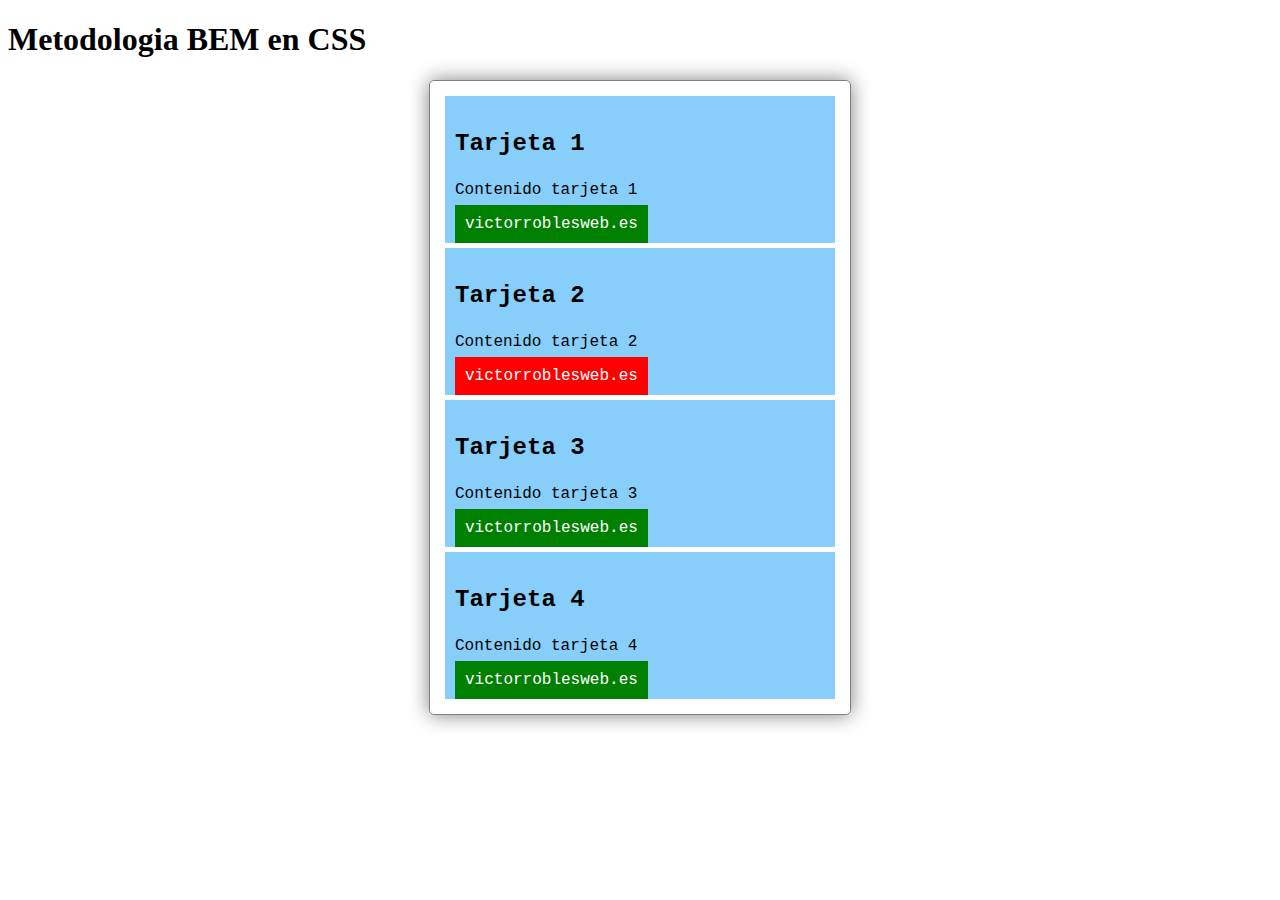
<file: 01-BEM/index.html>
<!DOCTYPE html>
<html lang="es">
<head>
    <meta charset="UTF-8">
    <meta name="viewport" content="width=device-width, initial-scale=1.0">
    <link rel="stylesheet" href="styles.css" />
    <title>BEM en CSS</title>
</head>
<body>
    <h1>Metodologia BEM en CSS</h1>

    <section class="cards">

        <article class="cards__card">
            <h3 class="card__title">Tarjeta 1</h3>
            <p class="card__content">Contenido tarjeta 1</p>
            <a href="#" class="card__link">victorroblesweb.es</a>
        </article>

        <article class="cards__card">
            <h3 class="card__title">Tarjeta 2</h3>
            <p class="card__content">Contenido tarjeta 2</p>
            <a href="#" class="card__link card__link--rojo">victorroblesweb.es</a>
        </article>

        <article class="cards__card">
            <h3 class="card__title">Tarjeta 3</h3>
            <p class="card__content">Contenido tarjeta 3</p>
            <a href="#" class="card__link">victorroblesweb.es</a>
        </article>

        <article class="cards__card">
            <h3 class="card__title">Tarjeta 4</h3>
            <p class="card__content">Contenido tarjeta 4</p>
            <a href="#" class="card__link">victorroblesweb.es</a>
        </article>

    </section>

    <!-- <section class="cards">

        <div class="card">
            <h3>Tarjeta 1</h3>
            <p>Contenido tarjeta 1</p>
            <a href="#">victorroblesweb.es</a>
        </div>
        
        <div class="card">
            <h3>Tarjeta 2</h3>
            <p>Contenido tarjeta 2</p>
            <a href="#">victorroblesweb.es</a>
        </div>
        
        <div class="card">
            <h3>Tarjeta 3</h3>
            <p>Contenido tarjeta 3</p>
            <a href="#">victorroblesweb.es</a>
        </div>
        
        <div class="card">
            <h3>Tarjeta 4</h3>
            <p>Contenido tarjeta 4</p>
            <a href="#">victorroblesweb.es</a>
        </div>
    </section> -->
</body>
</html>
</file>
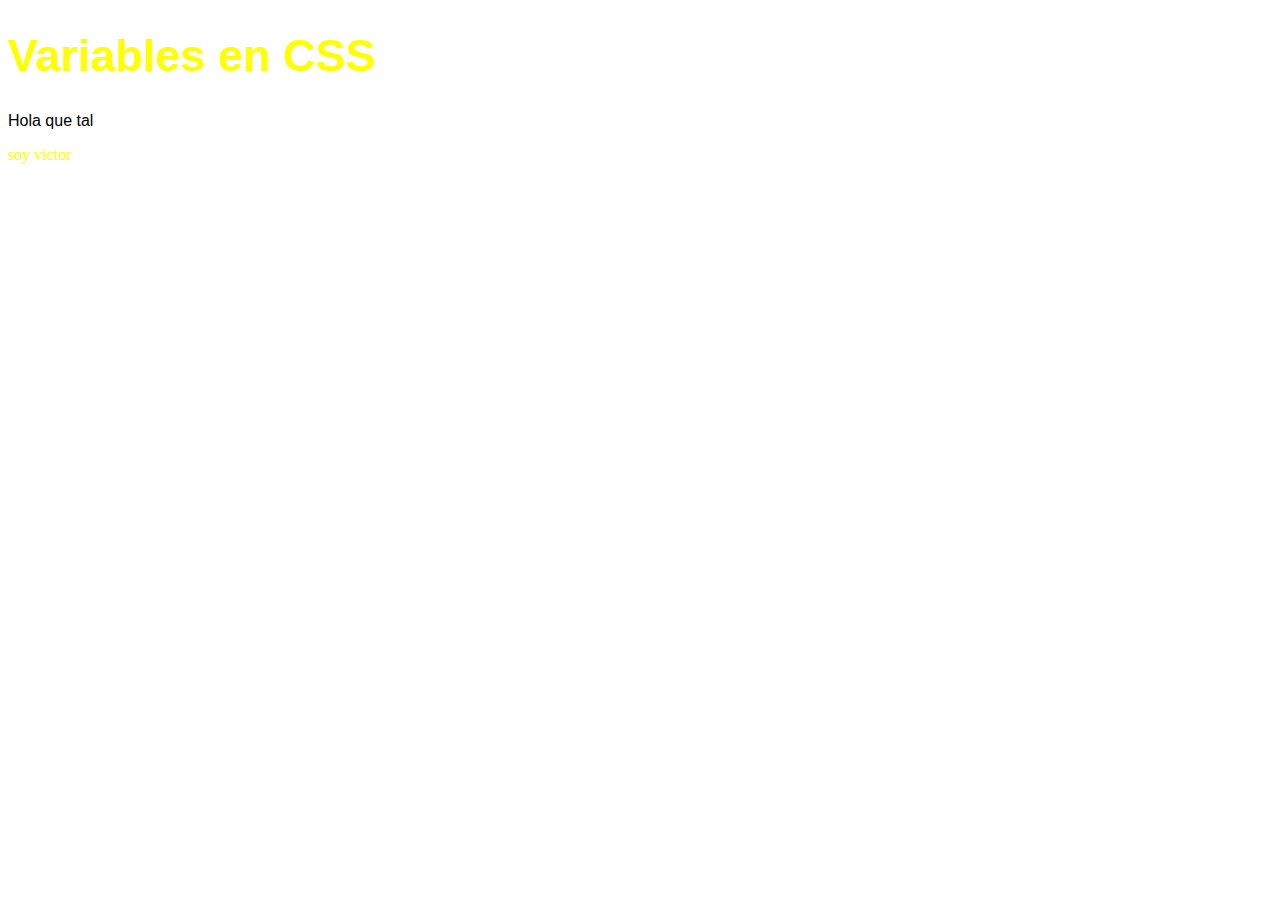
<file: 02-VARIABLES/index.html>
<!DOCTYPE html>
<html lang="es">
<head>
    <meta charset="UTF-8">
    <meta name="viewport" content="width=device-width, initial-scale=1.0">
    <link rel="stylesheet" href="styles.css" />
    <title>Variables CSS</title>
</head>
<body>
    <h1>Variables en CSS</h1>
    <p>Hola que tal
    </p>
    <a>soy victor</a>
</body>
</html>
</file>
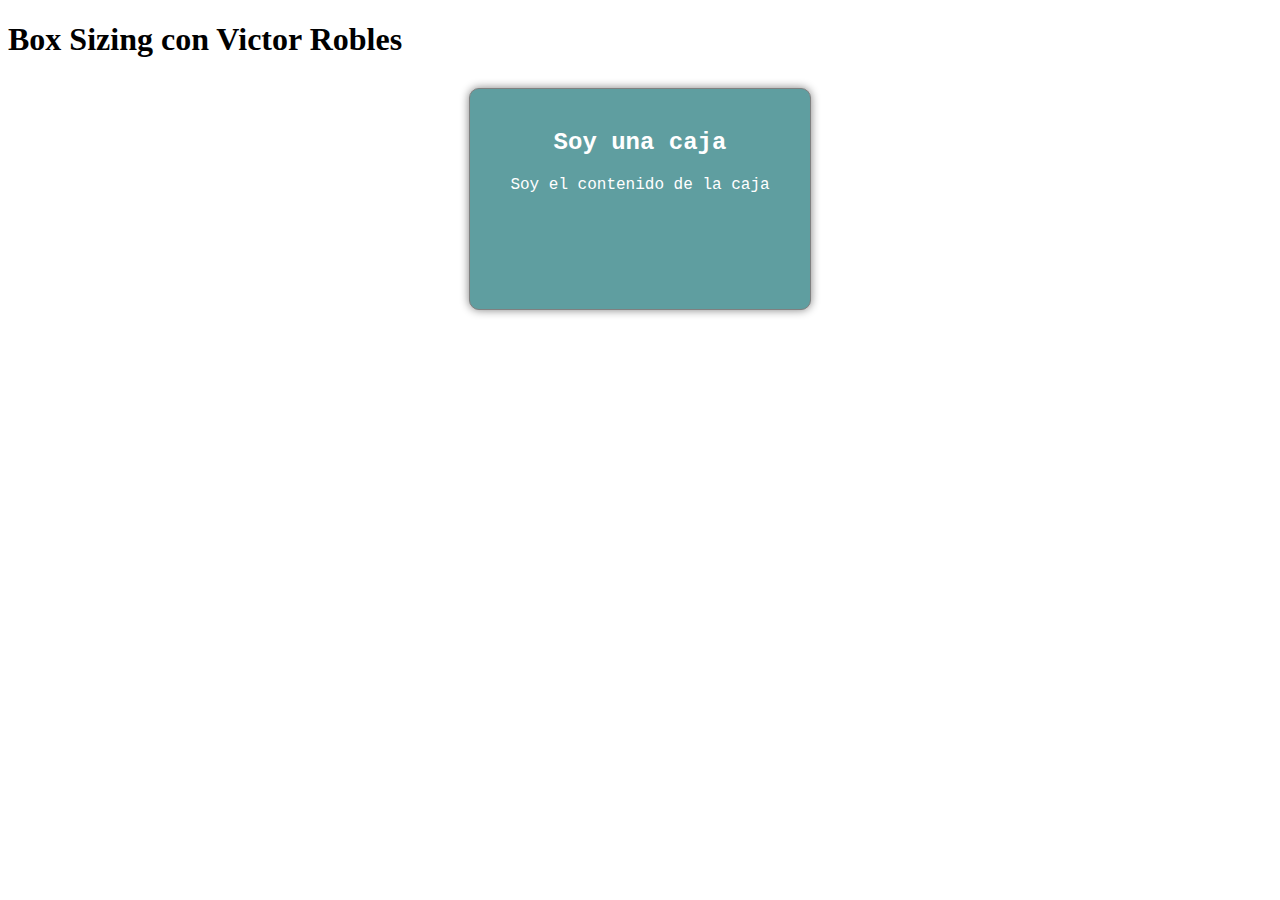
<file: 03-BOX-SIZING/index.html>
<!DOCTYPE html>
<html lang="es">
<head>
    <meta charset="UTF-8">
    <meta name="viewport" content="width=device-width, initial-scale=1.0">
    <link rel="stylesheet" href="styles.css" />
    <title>Box Sizing</title>
</head>
<body>
    <h1>Box Sizing con Victor Robles</h1>

    <div class="caja">
        <h2>Soy una caja</h2>
        <p>Soy el contenido de la caja</p>
    </div>
</body>
</html>
</file>
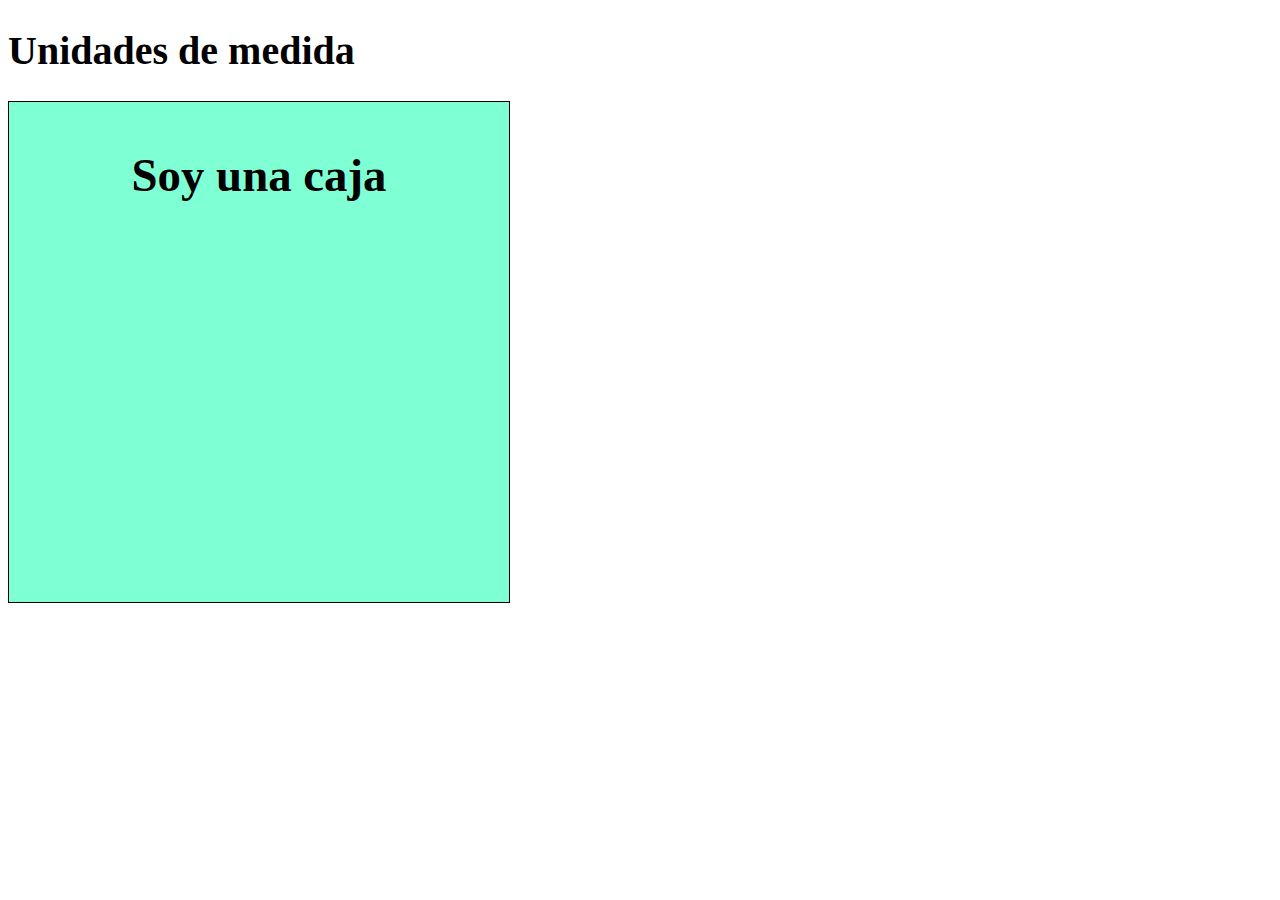
<file: 04-MEDIDAS/index.html>
<!DOCTYPE html>
<html lang="es">
<head>
    <meta charset="UTF-8">
    <meta name="viewport" content="width=device-width, initial-scale=1.0">
    <link rel="stylesheet" href="styles.css">
    <title>Unidades de medida</title>
</head>
<body>
    <h1>Unidades de medida</h1>

    <div class="caja">
        <h3>Soy una caja</h3>
    </div>
</body>
</html>
</file>
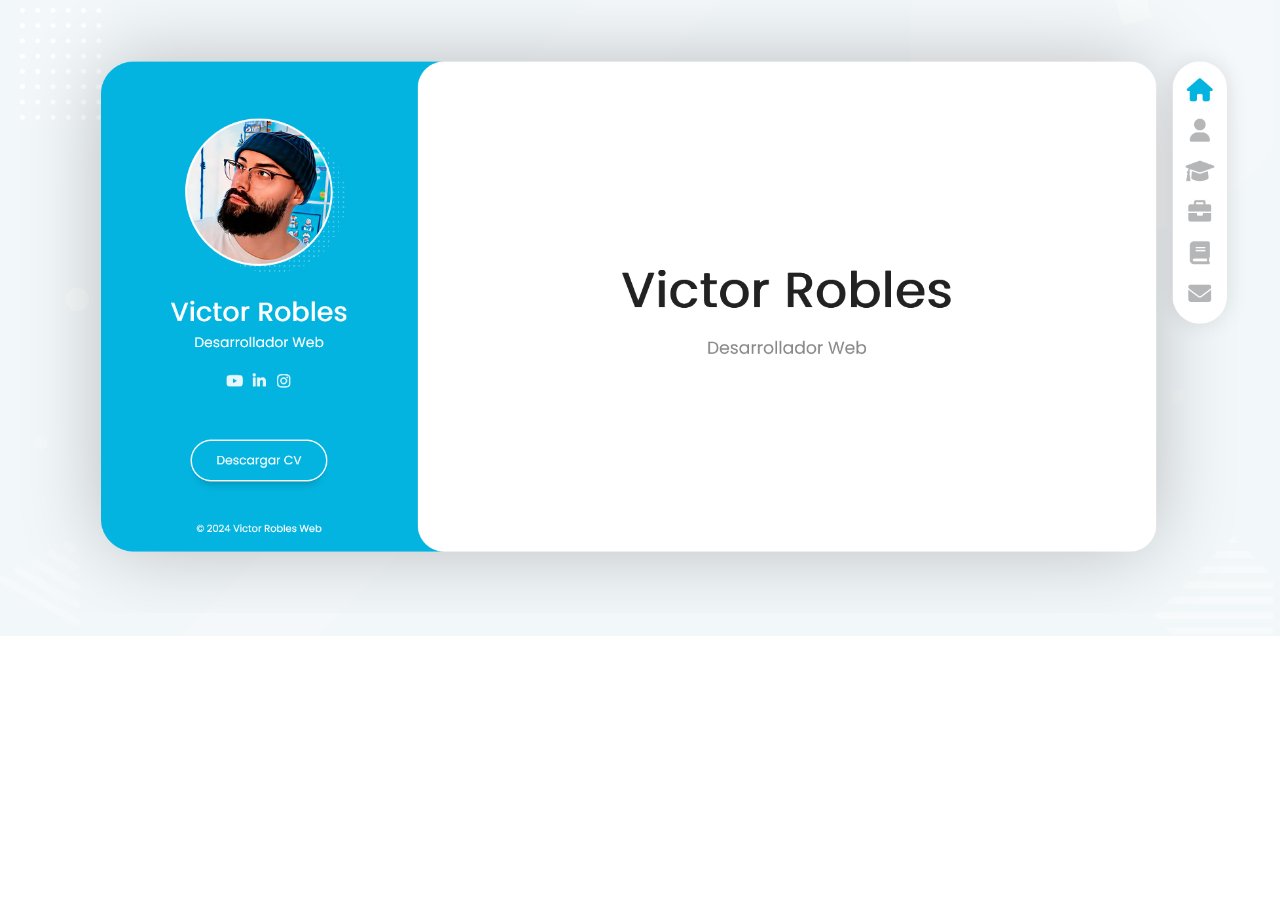
<file: 05-DISEÑO-WEB/index.html>
<!DOCTYPE html>
<html lang="es">
<head>
    <meta charset="UTF-8">
    <meta name="viewport" content="width=device-width, initial-scale=1.0">
    <link rel="icon" type="image/png" href="./08-responsive2.png" />
    <style type="text/css" >
        * {
            overflow: hidden;
            margin: 0;
            padding: 0;
        }
        img {
            width: 100%;
        }
    </style>
    <title>DISEÑO</title>
</head>
<body>
    <img src="./01-inicio.png" />
</body>
</html>
</file>
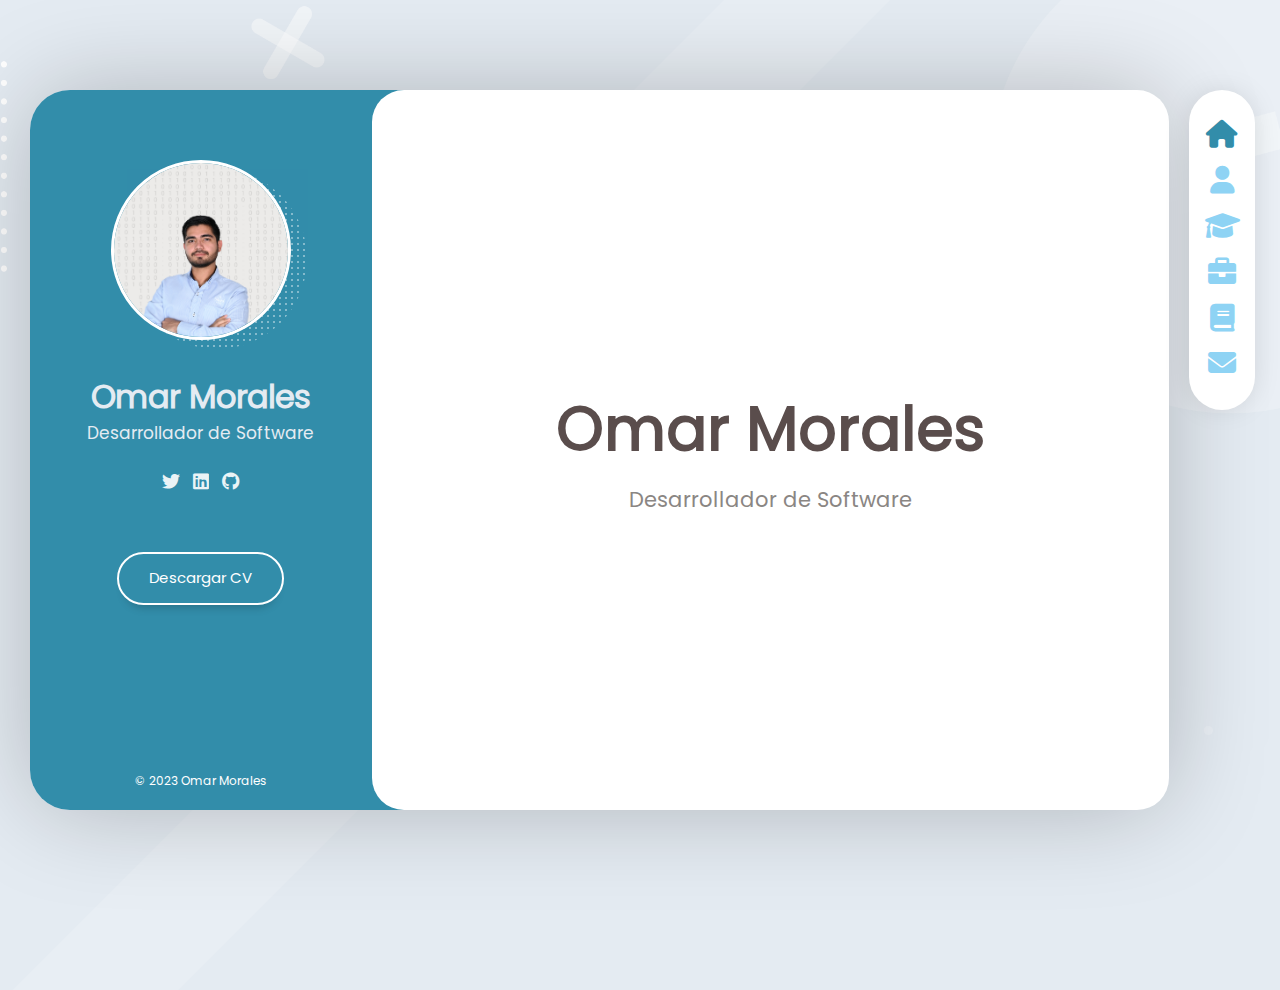
<file: 06-MAQUETACION-WEB1/index.html>
<!DOCTYPE html>
<html lang="es">
<head>
    <meta charset="UTF-8">
    <meta name="viewport" content="width=device-width, initial-scale=1, maximum-scale=1" />

    <!-- Estilos -->
    <link rel="stylesheet" href="assets/fonts/fontawesome-free-6.1.2-web/css/all.min.css" />
    <link rel="stylesheet" href="assets/fonts/poppins/poppins.css" />
    <link rel="stylesheet" href="./assets/css/reset.css" />
    <link rel="stylesheet" href="./assets/css/scroll.css" />
    <link rel="stylesheet" href="./assets/css/styles.css" />
    <link rel="stylesheet" href="./assets/css/responsive.css" />
    <title>Portafolio - Omar Morales</title>
</head>
<body>
    
    <!-- Layout principal -->
    <div class="layout">

        <!-- Barra lateral (info usuario) -->
        <aside class="layout__aside">

            <section class="aside__user-info">

                <!-- Información general usuario -->
                <div class="user-info__general">
                    <div class="user-info__container-image">
                        <img src="assets/img/Perfil.png" class="user-info__image" alt="Foto de perfil del usuario"/>
                    </div>

                    <h2 class="user-info__name">Omar Morales</h2>
                    <h4 class="user-info__job">Desarrollador de Software</h4>
                </div>

                <!-- Menú de navegación -->
                <nav class="layout__menu">
                    <ul class="menu__list">

                        <li class="menu__option">
                            <a href="index.html" class="menu__link menu__link--active">
                                <i class="menu__icon fa-solid fa-house"></i>
                                <span class="menu__overlay">Home</span>
                            </a>
                        </li>

                        <li class="menu__option">
                            <a href="sobre-mi.html" class="menu__link">
                                <i class="menu__icon fa-solid fa-user"></i>
                                <span class="menu__overlay">Sobre mi</span>
                            </a>
                        </li>

                        <li class="menu__option">
                            <a href="curriculum.html" class="menu__link">
                                <i class="menu__icon fa-solid fa-graduation-cap"></i>
                                <span class="menu__overlay">Curriculum</span>
                            </a>
                        </li>

                        <li class="menu__option">
                            <a href="portafolio.html" class="menu__link">
                                <i class="menu__icon fa-solid fa-briefcase"></i>
                                <span class="menu__overlay">Portafolio</span>
                            </a>
                        </li>

                        <li class="menu__option">
                            <a href="blog.html" class="menu__link">
                                <i class="menu__icon fa-solid fa-book"></i>
                                <span class="menu__overlay">Blog</span>
                            </a>
                        </li>

                        <li class="menu__option">
                            <a href="contacto.html" class="menu__link">
                                <i class="menu__icon fa-solid fa-envelope"></i>
                                <span class="menu__overlay">Contacto</span>
                            </a>
                        </li>

                    </ul>
                </nav>

                <!-- Links a redes sociales -->
                <div class="user-info__links">
                    <ul class="links__social">

                        <li class="social__option">
                            <a href="#" class="social__link">
                                <i class="social__icon fa-brands fa-twitter"></i>
                            </a>
                        </li>

                        <li class="social__option">
                            <a href="#" class="social__link">
                                <i class="social__icon fa-brands fa-linkedin"></i>
                            </a>
                        </li>

                        <li class="social__option">
                            <a href="#" class="social__link">
                                <i class="social__icon fa-brands fa-github"></i>
                            </a>
                        </li>

                    </ul>
                </div>

                <!-- Boton del curriculum -->
                <div class="user-info__buttons">
                    <a href="#" class="user-info__btn">Descargar CV</a>
                </div>

                <!-- Pie de página -->
                <footer class="user-info__footer">
                    &copy; 2023 Omar Morales
                </footer>

            </section>

        </aside>

        <!-- Contenido principal -->
        <main class="layout__content">

            <section class="content__page">
                <h1 class="page__name">Omar Morales</h1>
                <h2 class="page__job">Desarrollador de Software</h2>
            </section>
        </main>

    </div>

</body>
</html>
</file>
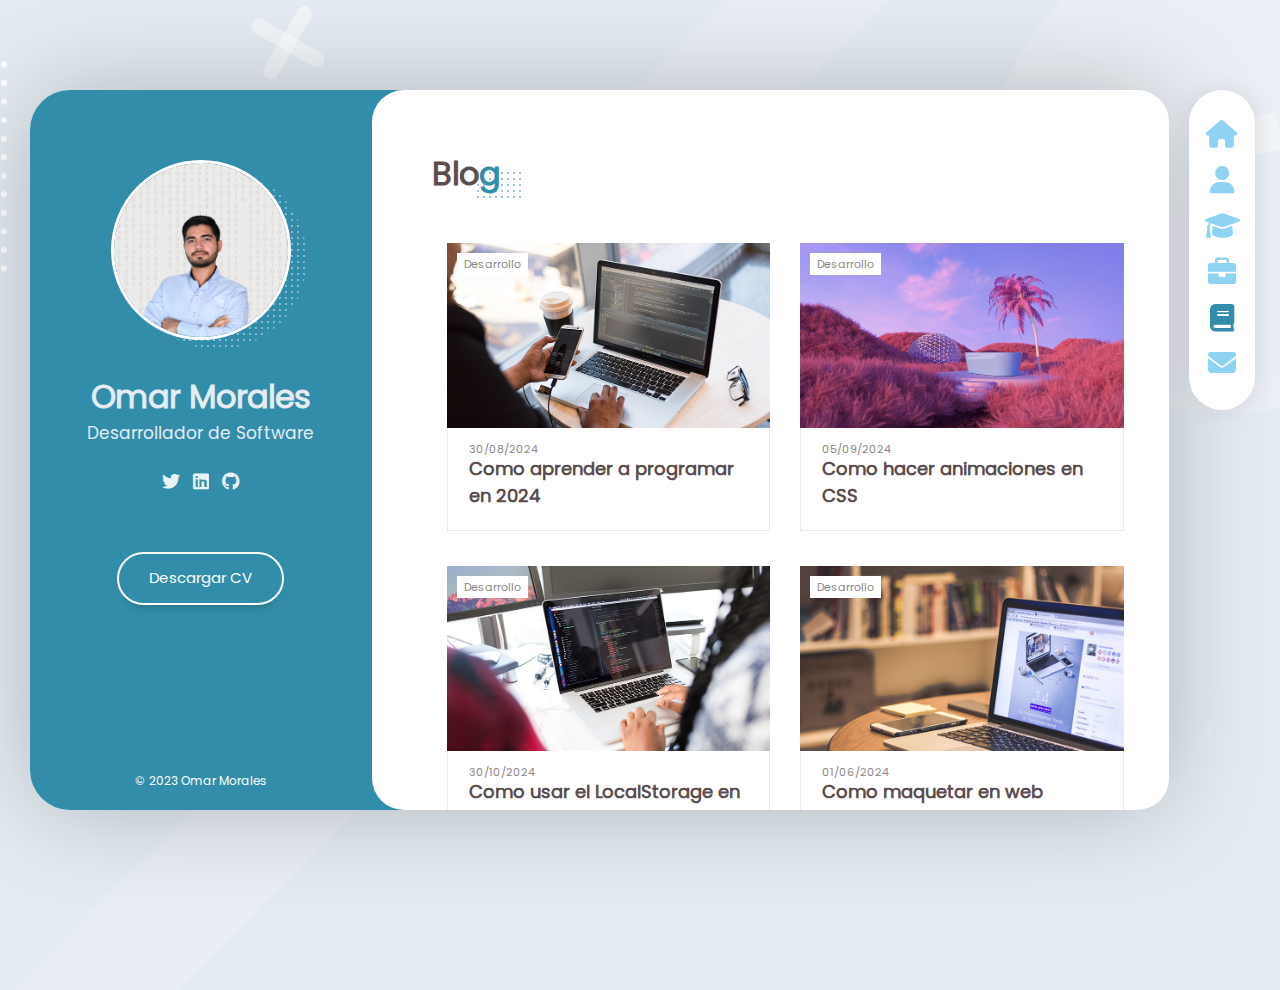
<file: 06-MAQUETACION-WEB1/blog.html>
<!DOCTYPE html>
<html lang="es">
<head>
    <meta charset="UTF-8">
    <meta name="viewport" content="width=device-width, initial-scale=1, maximum-scale=1">

    <!-- Estilos -->
    <link rel="stylesheet" href="assets/fonts/fontawesome-free-6.1.2-web/css/all.min.css" />
    <link rel="stylesheet" href="assets/fonts/poppins/poppins.css" />
    <link rel="stylesheet" href="./assets/css/reset.css" />
    <link rel="stylesheet" href="./assets/css/scroll.css" />
    <link rel="stylesheet" href="./assets/css/styles.css" />
    <link rel="stylesheet" href="./assets/css/responsive.css" />
    <title>Portafolio - Omar Morales</title>
</head>
<body>
    
    <!-- Layout principal -->
    <div class="layout">

        <!-- Barra lateral (info usuario) -->
        <aside class="layout__aside">

            <section class="aside__user-info">

                <!-- Información general usuario -->
                <div class="user-info__general">
                    <div class="user-info__container-image">
                        <img src="assets/img/Perfil.png" class="user-info__image" alt="Foto de perfil del usuario"/>
                    </div>

                    <h2 class="user-info__name">Omar Morales</h2>
                    <h4 class="user-info__job">Desarrollador de Software</h4>
                </div>

                <!-- Menú de navegación -->
                <nav class="layout__menu">
                    <ul class="menu__list">

                        <li class="menu__option">
                            <a href="index.html" class="menu__link">
                                <i class="menu__icon fa-solid fa-house"></i>
                                <span class="menu__overlay">Home</span>
                            </a>
                        </li>

                        <li class="menu__option">
                            <a href="sobre-mi.html" class="menu__link">
                                <i class="menu__icon fa-solid fa-user"></i>
                                <span class="menu__overlay">Sobre mi</span>
                            </a>
                        </li>

                        <li class="menu__option">
                            <a href="curriculum.html" class="menu__link ">
                                <i class="menu__icon fa-solid fa-graduation-cap"></i>
                                <span class="menu__overlay">Curriculum</span>
                            </a>
                        </li>

                        <li class="menu__option">
                            <a href="portafolio.html" class="menu__link">
                                <i class="menu__icon fa-solid fa-briefcase"></i>
                                <span class="menu__overlay">Portafolio</span>
                            </a>
                        </li>

                        <li class="menu__option">
                            <a href="blog.html" class="menu__link menu__link--active">
                                <i class="menu__icon fa-solid fa-book"></i>
                                <span class="menu__overlay">Blog</span>
                            </a>
                        </li>

                        <li class="menu__option">
                            <a href="contacto.html" class="menu__link">
                                <i class="menu__icon fa-solid fa-envelope"></i>
                                <span class="menu__overlay">Contacto</span>
                            </a>
                        </li>

                    </ul>
                </nav>

                <!-- Links a redes sociales -->
                <div class="user-info__links">
                    <ul class="links__social">

                        <li class="social__option">
                            <a href="#" class="social__link">
                                <i class="social__icon fa-brands fa-twitter"></i>
                            </a>
                        </li>

                        <li class="social__option">
                            <a href="#" class="social__link">
                                <i class="social__icon fa-brands fa-linkedin"></i>
                            </a>
                        </li>

                        <li class="social__option">
                            <a href="#" class="social__link">
                                <i class="social__icon fa-brands fa-github"></i>
                            </a>
                        </li>

                    </ul>
                </div>

                <!-- Boton del curriculum -->
                <div class="user-info__buttons">
                    <a href="#" class="user-info__btn">Descargar CV</a>
                </div>

                <!-- Pie de página -->
                <footer class="user-info__footer">
                    &copy; 2023 Omar Morales
                </footer>

            </section>

        </aside>

        <!-- Contenido principal -->
        <main class="layout__content">

            <section class="content__page content__blog">
                <!-- ESTE CONTENIDO CAMBIA EN CADA PAGINA DEL SITIO WEB -->

                <header class="blog__header">
                    <h1 class="blog__title">Blo<span class="title__color">g</span></h1>
                </header>

                <section class="blog__articles">

                    <article class="articles__article">

                        <div class="article__top">
                            <div class="article__category">Desarrollo</div>
                            <a href="#" class="article__image-link">
                                <div class="article__mask">
                                    <img src="assets/img/articulo-1.jpg" class="article__image" alt="Imagen del blog"/>
                                </div>
                                <div class="article__logo">
                                    <i class="article__icon fa-solid fa-book"></i>
                                </div>
                            </a>
                        </div>

                        <div class="article__bottom">
                            <time datetime="2024-08-30" class="article__date">30/08/2024</time>
                            <a href="#" class="article__link">
                                <h2 class="article__title">Como aprender a programar en 2024</h2>
                            </a>
                        </div>

                    </article>
                    <article class="articles__article">

                        <div class="article__top">
                            <div class="article__category">Desarrollo</div>
                            <a href="#" class="article__image-link">
                                <div class="article__mask">
                                    <img src="assets/img/articulo-2.jpg" class="article__image" alt="Imagen del blog"/>
                                </div>
                                <div class="article__logo">
                                    <i class="article__icon fa-solid fa-book"></i>
                                </div>
                            </a>
                        </div>

                        <div class="article__bottom">
                            <time datetime="2024-09-05" class="article__date">05/09/2024</time>
                            <a href="#" class="article__link">
                                <h2 class="article__title">Como hacer animaciones en CSS</h2>
                            </a>
                        </div>

                    </article>
                    <article class="articles__article">

                        <div class="article__top">
                            <div class="article__category">Desarrollo</div>
                            <a href="#" class="article__image-link">
                                <div class="article__mask">
                                    <img src="assets/img/articulo-3.jpg" class="article__image" alt="Imagen del blog"/>
                                </div>
                                <div class="article__logo">
                                    <i class="article__icon fa-solid fa-book"></i>
                                </div>
                            </a>
                        </div>

                        <div class="article__bottom">
                            <time datetime="2024-10-30" class="article__date">30/10/2024</time>
                            <a href="#" class="article__link">
                                <h2 class="article__title">Como usar el LocalStorage en JS</h2>
                            </a>
                        </div>

                    </article>
                    <article class="articles__article">

                        <div class="article__top">
                            <div class="article__category">Desarrollo</div>
                            <a href="#" class="article__image-link">
                                <div class="article__mask">
                                    <img src="assets/img/articulo-4.jpg" class="article__image" alt="Imagen del blog"/>
                                </div>
                                <div class="article__logo">
                                    <i class="article__icon fa-solid fa-book"></i>
                                </div>
                            </a>
                        </div>

                        <div class="article__bottom">
                            <time datetime="2024-06-01" class="article__date">01/06/2024</time>
                            <a href="#" class="article__link">
                                <h2 class="article__title">Como maquetar en web</h2>
                            </a>
                        </div>

                    </article>

                </section>

            </section>
        </main>

    </div>

</body>
</html>
</file>
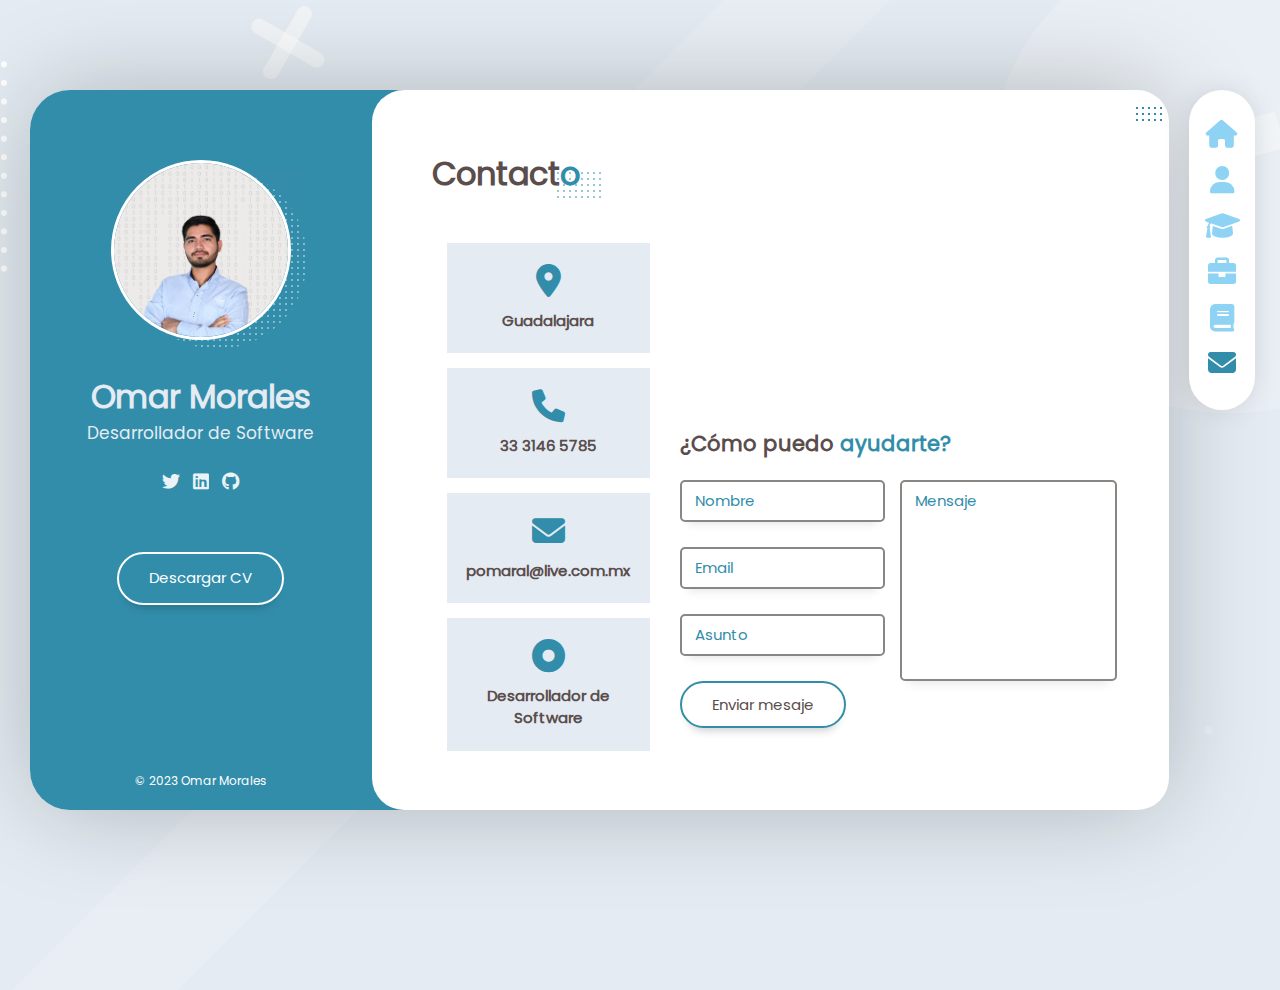
<file: 06-MAQUETACION-WEB1/contacto.html>
<!DOCTYPE html>
<html lang="es">
<head>
    <meta charset="UTF-8">
    <meta name="viewport" content="width=device-width, initial-scale=1, maximum-scale=1">

    <!-- Estilos -->
    <link rel="stylesheet" href="assets/fonts/fontawesome-free-6.1.2-web/css/all.min.css" />
    <link rel="stylesheet" href="assets/fonts/poppins/poppins.css" />
    <link rel="stylesheet" href="./assets/css/reset.css" />
    <link rel="stylesheet" href="./assets/css/scroll.css" />
    <link rel="stylesheet" href="./assets/css/styles.css" />
    <link rel="stylesheet" href="./assets/css/loader.css" />
    <link rel="stylesheet" href="./assets/css/responsive.css" />

    <script src="assets/js/map.js" defer></script>

    <title>Portafolio - Omar Morales</title>
</head>
<body>
    
    <!-- Layout principal -->
    <div class="layout">

        <!-- Barra lateral (info usuario) -->
        <aside class="layout__aside">

            <section class="aside__user-info">

                <!-- Información general usuario -->
                <div class="user-info__general">
                    <div class="user-info__container-image">
                        <img src="assets/img/Perfil.png" class="user-info__image" alt="Foto de perfil del usuario"/>
                    </div>

                    <h2 class="user-info__name">Omar Morales</h2>
                    <h4 class="user-info__job">Desarrollador de Software</h4>
                </div>

                <!-- Menú de navegación -->
                <nav class="layout__menu">
                    <ul class="menu__list">

                        <li class="menu__option">
                            <a href="index.html" class="menu__link">
                                <i class="menu__icon fa-solid fa-house"></i>
                                <span class="menu__overlay">Home</span>
                            </a>
                        </li>

                        <li class="menu__option">
                            <a href="sobre-mi.html" class="menu__link">
                                <i class="menu__icon fa-solid fa-user"></i>
                                <span class="menu__overlay">Sobre mi</span>
                            </a>
                        </li>

                        <li class="menu__option">
                            <a href="curriculum.html" class="menu__link ">
                                <i class="menu__icon fa-solid fa-graduation-cap"></i>
                                <span class="menu__overlay">Curriculum</span>
                            </a>
                        </li>

                        <li class="menu__option">
                            <a href="portafolio.html" class="menu__link">
                                <i class="menu__icon fa-solid fa-briefcase"></i>
                                <span class="menu__overlay">Portafolio</span>
                            </a>
                        </li>

                        <li class="menu__option">
                            <a href="blog.html" class="menu__link">
                                <i class="menu__icon fa-solid fa-book"></i>
                                <span class="menu__overlay">Blog</span>
                            </a>
                        </li>

                        <li class="menu__option">
                            <a href="contacto.html" class="menu__link menu__link--active">
                                <i class="menu__icon fa-solid fa-envelope"></i>
                                <span class="menu__overlay">Contacto</span>
                            </a>
                        </li>

                    </ul>
                </nav>

                <!-- Links a redes sociales -->
                <div class="user-info__links">
                    <ul class="links__social">

                        <li class="social__option">
                            <a href="#" class="social__link">
                                <i class="social__icon fa-brands fa-twitter"></i>
                            </a>
                        </li>

                        <li class="social__option">
                            <a href="#" class="social__link">
                                <i class="social__icon fa-brands fa-linkedin"></i>
                            </a>
                        </li>

                        <li class="social__option">
                            <a href="#" class="social__link">
                                <i class="social__icon fa-brands fa-github"></i>
                            </a>
                        </li>

                    </ul>
                </div>

                <!-- Boton del curriculum -->
                <div class="user-info__buttons">
                    <a href="#" class="user-info__btn">Descargar CV</a>
                </div>

                <!-- Pie de página -->
                <footer class="user-info__footer">
                    &copy; 2023 Omar Morales
                </footer>

            </section>

        </aside>

        <!-- Contenido principal -->
        <main class="layout__content">

            <section class="content__page content__contact">
                <!-- ESTE CONTENIDO CAMBIA EN CADA PAGINA DEL SITIO WEB -->

                <header class="contact__header">
                    <h1 class="contact__title">Contact<span class="title__color">o</span></h1>
                </header>

                <div class="contact__container">

                    <section class="contact__info">

                        <div class="contact__data">
                            <i class="contact__icon fa-solid fa-location-dot"></i>
                            <h2 class="contact__subtitle">Guadalajara</h2>
                        </div>
                        
                        <div class="contact__data">
                            <i class="contact__icon fa-solid fa-phone"></i>
                            <h2 class="contact__subtitle">33 3146 5785</h2>
                        </div>
                        
                        <div class="contact__data">
                            <i class="contact__icon fa-solid fa-envelope"></i>
                            <h2 class="contact__subtitle">pomaral@live.com.mx</h2>
                        </div>
                        
                        <div class="contact__data">
                            <i class="contact__icon fa-solid fa-circle-dot"></i>
                            <h2 class="contact__subtitle">Desarrollador de Software</h2>
                        </div>

                    </section>

                    <section class="contact__form-box">

                        <div class="contact__map" id="load-iframe-map">
                            <span class="loader"></span>
                        </div>

                        <header class="contact__form-header">
                            <h3 class="form-header__title">¿Cómo puedo <span class="title__color">ayudarte?</span></h3>
                        </header>

                        <form class="contact__form">
                            <div class="form__container">
                                
                                <section class="form__left">

                                    <div class="form__group">
                                        <input type="text" class="form__input" name="name" required placeholder="Nombre" />
                                        <label for="name" class="form__label">Nombre</label>
                                    </div>

                                    <div class="form__group">
                                        <input type="email" class="form__input" name="email" required placeholder="Email" />
                                        <label for="email" class="form__label">Email</label>
                                    </div>

                                    <div class="form__group">
                                        <input type="text" class="form__input" name="subject" required placeholder="Subject" />
                                        <label for="subject" class="form__label">Asunto</label>
                                    </div>

                                </section>

                                <section class="form__right">
                                    <div class="form__group form__group--textarea">
                                        <textarea class="form__input form__input--textarea" name="message" required placeholder="Mensaje"></textarea>
                                        <label for="message" class="form__label">Mensaje</label>
                                    </div>
                                </section>
 
                            </div>

                            <input type="submit" class="form__button" value="Enviar mesaje"/>
                        
                        </form>

                    </section>

                </div>

            </section>
        </main>

    </div>

</body>
</html>
</file>
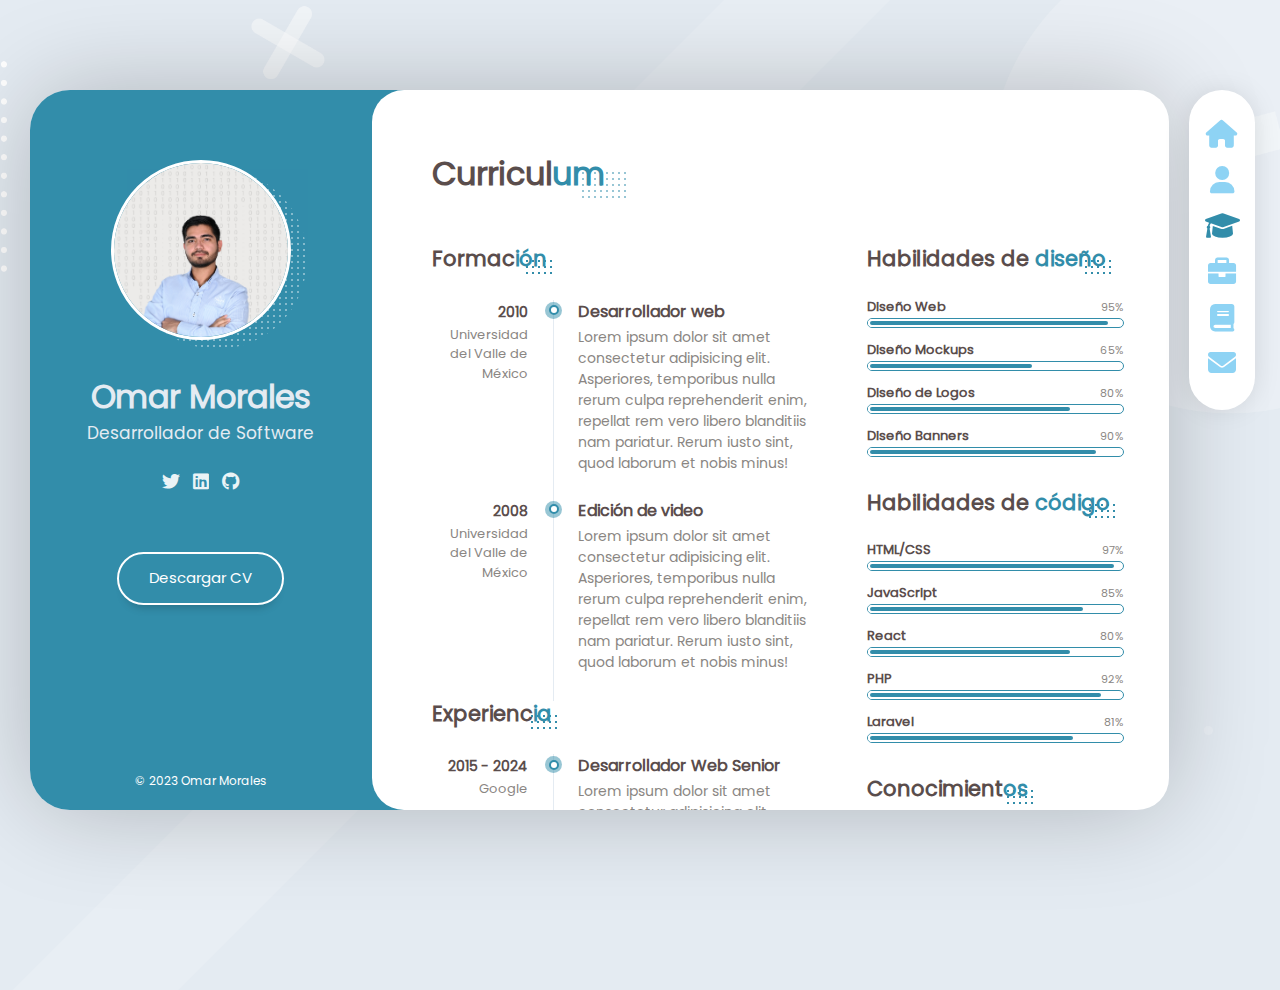
<file: 06-MAQUETACION-WEB1/curriculum.html>
<!DOCTYPE html>
<html lang="es">
<head>
    <meta charset="UTF-8">
    <meta name="viewport" content="width=device-width, initial-scale=1, maximum-scale=1">

    <!-- Estilos -->
    <link rel="stylesheet" href="assets/fonts/fontawesome-free-6.1.2-web/css/all.min.css" />
    <link rel="stylesheet" href="assets/fonts/poppins/poppins.css" />
    <link rel="stylesheet" href="./assets/css/reset.css" />
    <link rel="stylesheet" href="./assets/css/scroll.css" />
    <link rel="stylesheet" href="./assets/css/styles.css" />
    <link rel="stylesheet" href="./assets/css/responsive.css" />
    <title>Portafolio - Omar Morales</title>
</head>
<body>
    
    <!-- Layout principal -->
    <div class="layout">

        <!-- Barra lateral (info usuario) -->
        <aside class="layout__aside">

            <section class="aside__user-info">

                <!-- Información general usuario -->
                <div class="user-info__general">
                    <div class="user-info__container-image">
                        <img src="assets/img/Perfil.png" class="user-info__image" alt="Foto de perfil del usuario"/>
                    </div>

                    <h2 class="user-info__name">Omar Morales</h2>
                    <h4 class="user-info__job">Desarrollador de Software</h4>
                </div>

                <!-- Menú de navegación -->
                <nav class="layout__menu">
                    <ul class="menu__list">

                        <li class="menu__option">
                            <a href="index.html" class="menu__link">
                                <i class="menu__icon fa-solid fa-house"></i>
                                <span class="menu__overlay">Home</span>
                            </a>
                        </li>

                        <li class="menu__option">
                            <a href="sobre-mi.html" class="menu__link">
                                <i class="menu__icon fa-solid fa-user"></i>
                                <span class="menu__overlay">Sobre mi</span>
                            </a>
                        </li>

                        <li class="menu__option">
                            <a href="curriculum.html" class="menu__link menu__link--active">
                                <i class="menu__icon fa-solid fa-graduation-cap"></i>
                                <span class="menu__overlay">Curriculum</span>
                            </a>
                        </li>

                        <li class="menu__option">
                            <a href="portafolio.html" class="menu__link">
                                <i class="menu__icon fa-solid fa-briefcase"></i>
                                <span class="menu__overlay">Portafolio</span>
                            </a>
                        </li>

                        <li class="menu__option">
                            <a href="blog.html" class="menu__link">
                                <i class="menu__icon fa-solid fa-book"></i>
                                <span class="menu__overlay">Blog</span>
                            </a>
                        </li>

                        <li class="menu__option">
                            <a href="contacto.html" class="menu__link">
                                <i class="menu__icon fa-solid fa-envelope"></i>
                                <span class="menu__overlay">Contacto</span>
                            </a>
                        </li>

                    </ul>
                </nav>

                <!-- Links a redes sociales -->
                <div class="user-info__links">
                    <ul class="links__social">

                        <li class="social__option">
                            <a href="#" class="social__link">
                                <i class="social__icon fa-brands fa-twitter"></i>
                            </a>
                        </li>

                        <li class="social__option">
                            <a href="#" class="social__link">
                                <i class="social__icon fa-brands fa-linkedin"></i>
                            </a>
                        </li>

                        <li class="social__option">
                            <a href="#" class="social__link">
                                <i class="social__icon fa-brands fa-github"></i>
                            </a>
                        </li>

                    </ul>
                </div>

                <!-- Boton del curriculum -->
                <div class="user-info__buttons">
                    <a href="#" class="user-info__btn">Descargar CV</a>
                </div>

                <!-- Pie de página -->
                <footer class="user-info__footer">
                    &copy; 2023 Omar Morales
                </footer>

            </section>

        </aside>

        <!-- Contenido principal -->
        <main class="layout__content">

            <section class="content__page content__resume">
                <!-- ESTE CONTENIDO CAMBIA EN CADA PAGINA DEL SITIO WEB -->

                <header class="resume__header">
                    <h1 class="resume__title">Curricul<span class="title__color">um</span></h1>
                </header>

                <div class="resume__container">

                    <section class="resume__left">
                        <header class="resume__subheader">
                            <h2 class="resume__subtitle">Formac<span class="title__color">ión</span></h2>
                        </header>

                        <div class="resume__timeline">
                            <article class="timeline__item">
                                <header class="timeline__header">
                                    <h4 class="timeline__year">2010</h4>
                                    <span class="timeline__company">Universidad del Valle de México</span>
                                </header>

                                <div class="timeline__divider"></div>

                                <div class="timeline__description">
                                    <h3 class="timeline__title">Desarrollador web</h3>
                                    <p class="timeline__text">
                                        Lorem ipsum dolor sit amet consectetur adipisicing elit. Asperiores, temporibus nulla rerum culpa reprehenderit enim, repellat rem vero libero blanditiis nam pariatur. Rerum iusto sint, quod laborum et nobis minus!
                                    </p>
                                </div>
                            </article>

                            <article class="timeline__item">
                                <header class="timeline__header">
                                    <h4 class="timeline__year">2008</h4>
                                    <span class="timeline__company">Universidad del Valle de México</span>
                                </header>

                                <div class="timeline__divider"></div>

                                <div class="timeline__description">
                                    <h3 class="timeline__title">Edición de video</h3>
                                    <p class="timeline__text">
                                        Lorem ipsum dolor sit amet consectetur adipisicing elit. Asperiores, temporibus nulla rerum culpa reprehenderit enim, repellat rem vero libero blanditiis nam pariatur. Rerum iusto sint, quod laborum et nobis minus!
                                    </p>
                                </div>
                            </article>
                        </div>

                        <header class="resume__subheader">
                            <h2 class="resume__subtitle">Experienc<span class="title__color">ia</span></h2>
                        </header>

                        <div class="resume__timeline">
                            <article class="timeline__item">
                                <header class="timeline__header">
                                    <h4 class="timeline__year">2015 - 2024</h4>
                                    <span class="timeline__company">Google</span>
                                </header>

                                <div class="timeline__divider"></div>

                                <div class="timeline__description">
                                    <h3 class="timeline__title">Desarrollador Web Senior</h3>
                                    <p class="timeline__text">
                                        Lorem ipsum dolor sit amet consectetur adipisicing elit. Asperiores, temporibus nulla rerum culpa reprehenderit enim, repellat rem vero libero blanditiis nam pariatur. Rerum iusto sint, quod laborum et nobis minus!
                                    </p>
                                </div>
                            </article>

                            <article class="timeline__item">
                                <header class="timeline__header">
                                    <h4 class="timeline__year">2016 - 2022</h4>
                                    <span class="timeline__company">YouTube</span>
                                </header>

                                <div class="timeline__divider"></div>

                                <div class="timeline__description">
                                    <h3 class="timeline__title">Edición de video</h3>
                                    <p class="timeline__text">
                                        Lorem ipsum dolor sit amet consectetur adipisicing elit. Asperiores, temporibus nulla rerum culpa reprehenderit enim, repellat rem vero libero blanditiis nam pariatur. Rerum iusto sint, quod laborum et nobis minus!
                                    </p>
                                </div>
                            </article>
                            
                            <article class="timeline__item">
                                <header class="timeline__header">
                                    <h4 class="timeline__year">2013 - 2015</h4>
                                    <span class="timeline__company">Google</span>
                                </header>

                                <div class="timeline__divider"></div>

                                <div class="timeline__description">
                                    <h3 class="timeline__title">Desarrollador PHP</h3>
                                    <p class="timeline__text">
                                        Lorem ipsum dolor sit amet consectetur adipisicing elit. Asperiores, temporibus nulla rerum culpa reprehenderit enim, repellat rem vero libero blanditiis nam pariatur. Rerum iusto sint, quod laborum et nobis minus!
                                    </p>
                                </div>
                            </article>
                        </div>
                    </section>

                    <section class="resume__right">
                        <header class="resume__subheader">
                            <h2 class="resume__subtitle">Habilidades de <span class="title__color">diseño</span></h2>
                        </header>

                        <div class="resume__skils">
                            <article class="skills__title">
                                <h4 class="skills__text">Diseño Web</h4>
                                <span class="skills__number">95%</span>
                            </article>

                            <div class="skills__progressbar">
                                <div class="skills__percentage skills__percentage--p1"></div>
                            </div>

                            <article class="skills__title">
                                <h4 class="skills__text">Diseño Mockups</h4>
                                <span class="skills__number">65%</span>
                            </article>

                            <div class="skills__progressbar">
                                <div class="skills__percentage skills__percentage--p2"></div>
                            </div>

                            <article class="skills__title">
                                <h4 class="skills__text">Diseño de Logos</h4>
                                <span class="skills__number">80%</span>
                            </article>

                            <div class="skills__progressbar">
                                <div class="skills__percentage skills__percentage--p3"></div>
                            </div>

                            <article class="skills__title">
                                <h4 class="skills__text">Diseño Banners</h4>
                                <span class="skills__number">90%</span>
                            </article>

                            <div class="skills__progressbar">
                                <div class="skills__percentage skills__percentage--p4"></div>
                            </div>
                        </div>

                        <header class="resume__subheader">
                            <h2 class="resume__subtitle">Habilidades de <span class="title__color">código</span></h2>
                        </header>

                        <div class="resume__skils">
                            <article class="skills__title">
                                <h4 class="skills__text">HTML/CSS</h4>
                                <span class="skills__number">97%</span>
                            </article>

                            <div class="skills__progressbar">
                                <div class="skills__percentage skills__percentage--p5"></div>
                            </div>

                            <article class="skills__title">
                                <h4 class="skills__text">JavaScript</h4>
                                <span class="skills__number">85%</span>
                            </article>

                            <div class="skills__progressbar">
                                <div class="skills__percentage skills__percentage--p6"></div>
                            </div>

                            <article class="skills__title">
                                <h4 class="skills__text">React</h4>
                                <span class="skills__number">80%</span>
                            </article>

                            <div class="skills__progressbar">
                                <div class="skills__percentage skills__percentage--p7"></div>
                            </div>

                            <article class="skills__title">
                                <h4 class="skills__text">PHP</h4>
                                <span class="skills__number">92%</span>
                            </article>

                            <div class="skills__progressbar">
                                <div class="skills__percentage skills__percentage--p8"></div>
                            </div>
                            
                            <article class="skills__title">
                                <h4 class="skills__text">Laravel</h4>
                                <span class="skills__number">81%</span>
                            </article>

                            <div class="skills__progressbar">
                                <div class="skills__percentage skills__percentage--p9"></div>
                            </div>
                        </div>

                        <header class="resume__subheader">
                            <h2 class="resume__subtitle">Conocimient<span class="title__color">os</span></h2>
                        </header>

                        <div class="resume__knowledges">
                            <ul class="knowledges__list">
                                <li class="knowledges__option">Programación</li>
                                <li class="knowledges__option">Desarrollo Web</li>
                                <li class="knowledges__option">Diseño Web</li>
                                <li class="knowledges__option">Redes Sociales</li>
                                <li class="knowledges__option">Comunicación</li>
                                <li class="knowledges__option">Edición de videos</li>
                                <li class="knowledges__option">Formación</li>
                            </ul>
                        </div>
        
                    </section>
                </div>
                
                <div class="resume__certificates">
                    <header class="resume__subheader">
                        <h2 class="resume__subtitle">Certificad<span class="title__color">os</span></h2>
                    </header>

                    <section class="certificates__container">
                        <article class="certificates__certificate">
                            <div class="certificate__logo">
                                <img src="assets/img/certificado-1.png" class="certificate__image" />
                            </div>

                            <div class="certificate__content">
                                <h4 class="certificate__title">Master en PHP, SQL, POO, MVC, Laravel, Symfony, Wordpress +</h4>
                                <span class="certificate__id">ID Verificación: 7891</span>
                                <span class="certificate__date">27 Septiembre 2023</span>
                            </div>
                        </article>
                        
                        <article class="certificates__certificate">
                            <div class="certificate__logo">
                                <img src="assets/img/certificado-1.png" class="certificate__image" />
                            </div>

                            <div class="certificate__content">
                                <h4 class="certificate__title">Master en Pruebas Técnicas: +70 Nuevos Ejercicios de Código</h4>
                                <span class="certificate__id">ID Verificación: 1223</span>
                                <span class="certificate__date">02 Septiembre 2023</span>
                            </div>
                        </article>
                    </section>
                </div>

            </section>
        </main>

    </div>

</body>
</html>
</file>
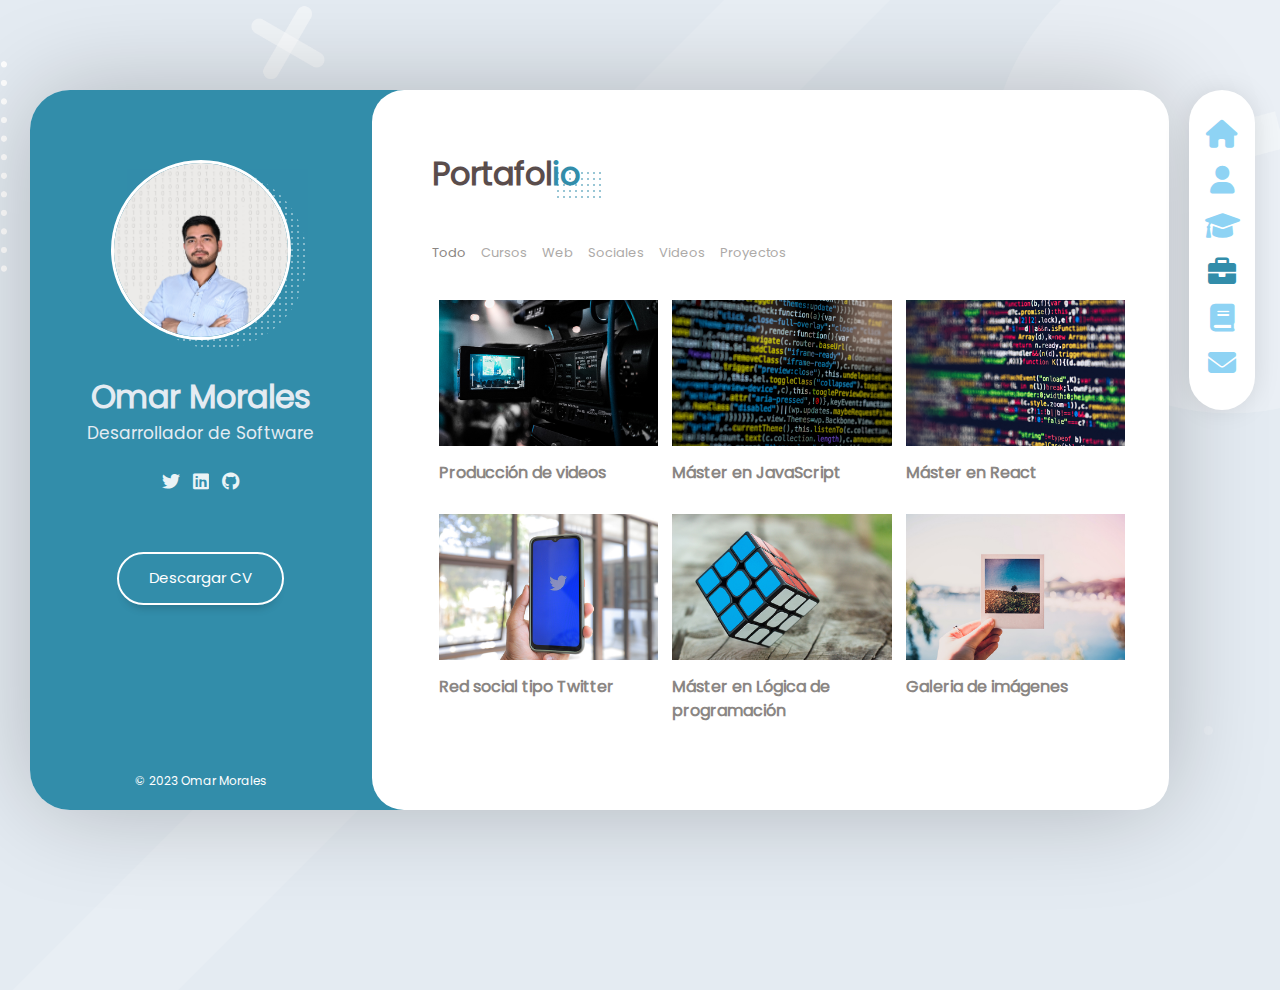
<file: 06-MAQUETACION-WEB1/portafolio.html>
<!DOCTYPE html>
<html lang="es">
<head>
    <meta charset="UTF-8">
    <meta name="viewport" content="width=device-width, initial-scale=1, maximum-scale=1">

    <!-- Estilos -->
    <link rel="stylesheet" href="assets/fonts/fontawesome-free-6.1.2-web/css/all.min.css" />
    <link rel="stylesheet" href="assets/fonts/poppins/poppins.css" />
    <link rel="stylesheet" href="./assets/css/reset.css" />
    <link rel="stylesheet" href="./assets/css/scroll.css" />
    <link rel="stylesheet" href="./assets/css/styles.css" />
    <link rel="stylesheet" href="./assets/css/responsive.css" />
    <title>Portafolio - Omar Morales</title>
</head>
<body>
    
    <!-- Layout principal -->
    <div class="layout">

        <!-- Barra lateral (info usuario) -->
        <aside class="layout__aside">

            <section class="aside__user-info">

                <!-- Información general usuario -->
                <div class="user-info__general">
                    <div class="user-info__container-image">
                        <img src="assets/img/Perfil.png" class="user-info__image" alt="Foto de perfil del usuario"/>
                    </div>

                    <h2 class="user-info__name">Omar Morales</h2>
                    <h4 class="user-info__job">Desarrollador de Software</h4>
                </div>

                <!-- Menú de navegación -->
                <nav class="layout__menu">
                    <ul class="menu__list">

                        <li class="menu__option">
                            <a href="index.html" class="menu__link">
                                <i class="menu__icon fa-solid fa-house"></i>
                                <span class="menu__overlay">Home</span>
                            </a>
                        </li>

                        <li class="menu__option">
                            <a href="sobre-mi.html" class="menu__link">
                                <i class="menu__icon fa-solid fa-user"></i>
                                <span class="menu__overlay">Sobre mi</span>
                            </a>
                        </li>

                        <li class="menu__option">
                            <a href="curriculum.html" class="menu__link ">
                                <i class="menu__icon fa-solid fa-graduation-cap"></i>
                                <span class="menu__overlay">Curriculum</span>
                            </a>
                        </li>

                        <li class="menu__option">
                            <a href="portafolio.html" class="menu__link menu__link--active">
                                <i class="menu__icon fa-solid fa-briefcase"></i>
                                <span class="menu__overlay">Portafolio</span>
                            </a>
                        </li>

                        <li class="menu__option">
                            <a href="blog.html" class="menu__link">
                                <i class="menu__icon fa-solid fa-book"></i>
                                <span class="menu__overlay">Blog</span>
                            </a>
                        </li>

                        <li class="menu__option">
                            <a href="contacto.html" class="menu__link">
                                <i class="menu__icon fa-solid fa-envelope"></i>
                                <span class="menu__overlay">Contacto</span>
                            </a>
                        </li>

                    </ul>
                </nav>

                <!-- Links a redes sociales -->
                <div class="user-info__links">
                    <ul class="links__social">

                        <li class="social__option">
                            <a href="#" class="social__link">
                                <i class="social__icon fa-brands fa-twitter"></i>
                            </a>
                        </li>

                        <li class="social__option">
                            <a href="#" class="social__link">
                                <i class="social__icon fa-brands fa-linkedin"></i>
                            </a>
                        </li>

                        <li class="social__option">
                            <a href="#" class="social__link">
                                <i class="social__icon fa-brands fa-github"></i>
                            </a>
                        </li>

                    </ul>
                </div>

                <!-- Boton del curriculum -->
                <div class="user-info__buttons">
                    <a href="#" class="user-info__btn">Descargar CV</a>
                </div>

                <!-- Pie de página -->
                <footer class="user-info__footer">
                    &copy; 2023 Omar Morales
                </footer>

            </section>

        </aside>

        <!-- Contenido principal -->
        <main class="layout__content">

            <section class="content__page content__portfolio">
                <!-- ESTE CONTENIDO CAMBIA EN CADA PAGINA DEL SITIO WEB -->

                <header class="portfolio__header">
                    <h1 class="portfolio__title">Portafol<span class="title__color">io</span></h1>
                </header>

                <nav class="portfolio__navbar">
                    <ul class="portfolio__menu">
                        <li class="portfolio__option portfolio__option--active">
                            <a href="#" class="portfolio__link">Todo</a>
                        </li>
                        <li class="portfolio__option">
                            <a href="#" class="portfolio__link">Cursos</a>
                        </li>
                        <li class="portfolio__option">
                            <a href="#" class="portfolio__link">Web</a>
                        </li>
                        <li class="portfolio__option">
                            <a href="#" class="portfolio__link">Sociales</a>
                        </li>
                        <li class="portfolio__option">
                            <a href="#" class="portfolio__link">Videos</a>
                        </li>
                        <li class="portfolio__option">
                            <a href="#" class="portfolio__link">Proyectos</a>
                        </li>
                    </ul>
                </nav>

                <section class="portfolio__gallery">

                    <figure class="gallery__item">
                        <div class="gallery__container-image">
                            <a href="#" class="gallery__link">
                                <img src="assets/img/galeria-1.jpg" class="gallery__image" />
                            </a>
                        </div>

                        <figcaption class="gallery__title">Producción de videos</figcaption>
                        <i class="gallery__icon fa-solid fa-video-camera"></i>
                        <span class="gallery__category">Videos</span>
                    </figure>

                    <figure class="gallery__item">
                        <div class="gallery__container-image">
                            <a href="#" class="gallery__link">
                                <img src="assets/img/galeria-2.jpg" class="gallery__image" />
                            </a>
                        </div>

                        <figcaption class="gallery__title">Máster en JavaScript</figcaption>
                        <i class="gallery__icon fa-solid fa-code"></i>
                        <span class="gallery__category">Cursos</span>
                    </figure>

                    <figure class="gallery__item">
                        <div class="gallery__container-image">
                            <a href="#" class="gallery__link">
                                <img src="assets/img/galeria-3.jpg" class="gallery__image" />
                            </a>
                        </div>

                        <figcaption class="gallery__title">Máster en React</figcaption>
                        <i class="gallery__icon fa-solid fa-code-merge"></i>
                        <span class="gallery__category">Cursos</span>
                    </figure>

                    <figure class="gallery__item">
                        <div class="gallery__container-image">
                            <a href="#" class="gallery__link">
                                <img src="assets/img/galeria-4.jpg" class="gallery__image" />
                            </a>
                        </div>

                        <figcaption class="gallery__title">Red social tipo Twitter</figcaption>
                        <i class="gallery__icon fa-solid fa-message"></i>
                        <span class="gallery__category">Web</span>
                    </figure>

                    <figure class="gallery__item">
                        <div class="gallery__container-image">
                            <a href="#" class="gallery__link">
                                <img src="assets/img/galeria-5.jpg" class="gallery__image" />
                            </a>
                        </div>

                        <figcaption class="gallery__title">Máster en Lógica de programación </figcaption>
                        <i class="gallery__icon fa-solid fa-code"></i>
                        <span class="gallery__category">Cursos</span>
                    </figure>

                    <figure class="gallery__item">
                        <div class="gallery__container-image">
                            <a href="#" class="gallery__link">
                                <img src="assets/img/galeria-6.jpg" class="gallery__image" />
                            </a>
                        </div>

                        <figcaption class="gallery__title">Galeria de imágenes</figcaption>
                        <i class="gallery__icon fa-solid fa-image-portrait"></i>
                        <span class="gallery__category">Proyectos</span>
                    </figure>

                </section>

            </section>
        </main>

    </div>

</body>
</html>
</file>
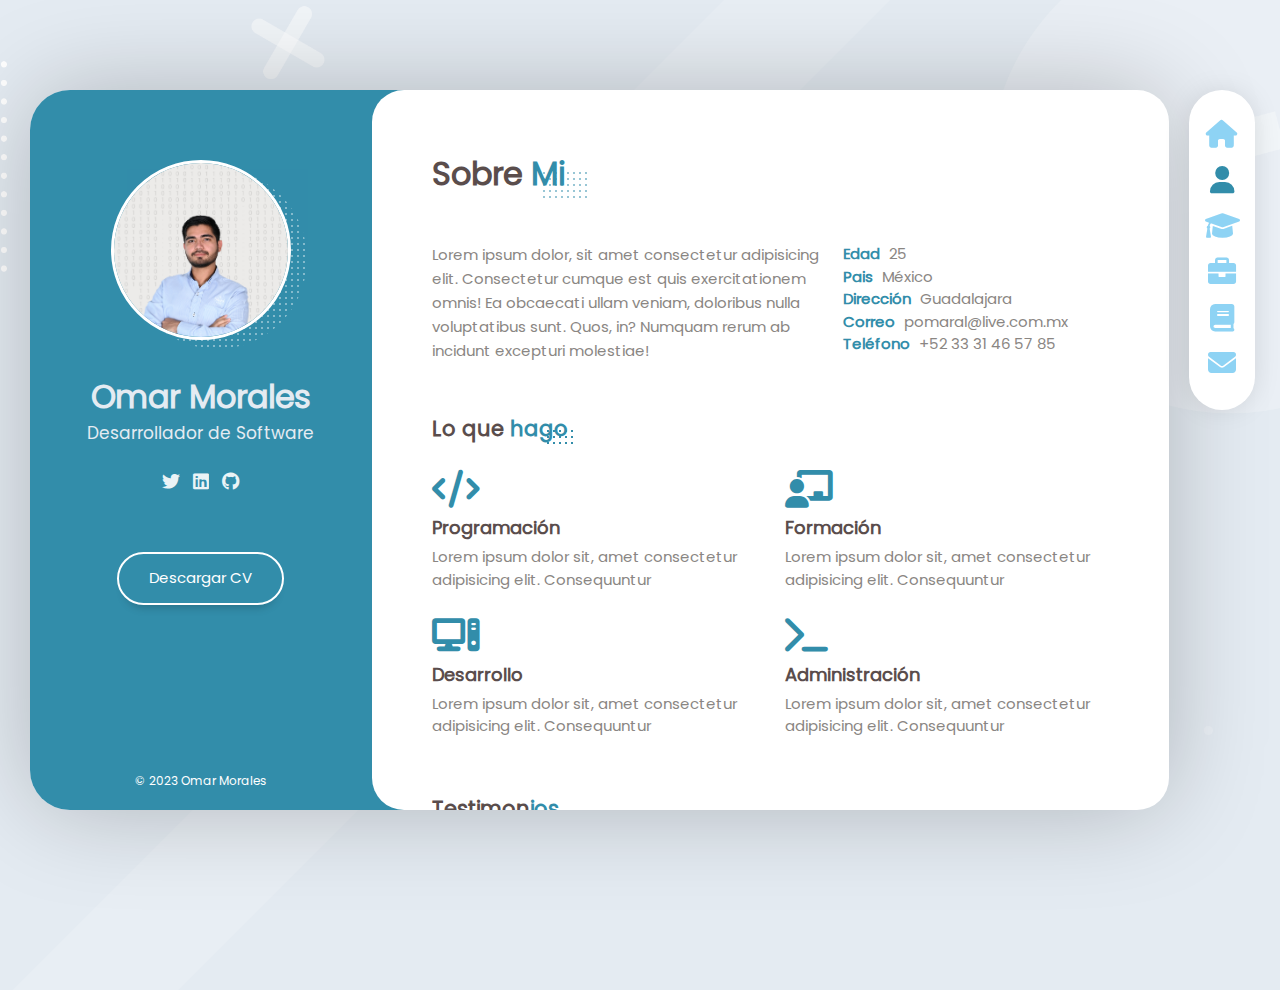
<file: 06-MAQUETACION-WEB1/sobre-mi.html>
<!DOCTYPE html>
<html lang="es">
<head>
    <meta charset="UTF-8">
    <meta name="viewport" content="width=device-width, initial-scale=1, maximum-scale=1">

    <!-- Estilos -->
    <link rel="stylesheet" href="assets/fonts/fontawesome-free-6.1.2-web/css/all.min.css" />
    <link rel="stylesheet" href="assets/fonts/poppins/poppins.css" />
    <link rel="stylesheet" href="./assets/css/reset.css" />
    <link rel="stylesheet" href="./assets/css/scroll.css" />
    <link rel="stylesheet" href="./assets/css/styles.css" />
    <link rel="stylesheet" href="./assets/css/responsive.css" />
    <title>Portafolio - Omar Morales</title>
</head>
<body>
    
    <!-- Layout principal -->
    <div class="layout">

        <!-- Barra lateral (info usuario) -->
        <aside class="layout__aside">

            <section class="aside__user-info">

                <!-- Información general usuario -->
                <div class="user-info__general">
                    <div class="user-info__container-image">
                        <img src="assets/img/Perfil.png" class="user-info__image" alt="Foto de perfil del usuario"/>
                    </div>

                    <h2 class="user-info__name">Omar Morales</h2>
                    <h4 class="user-info__job">Desarrollador de Software</h4>
                </div>

                <!-- Menú de navegación -->
                <nav class="layout__menu">
                    <ul class="menu__list">

                        <li class="menu__option">
                            <a href="index.html" class="menu__link">
                                <i class="menu__icon fa-solid fa-house"></i>
                                <span class="menu__overlay">Home</span>
                            </a>
                        </li>

                        <li class="menu__option">
                            <a href="sobre-mi.html" class="menu__link menu__link--active">
                                <i class="menu__icon fa-solid fa-user"></i>
                                <span class="menu__overlay">Sobre mi</span>
                            </a>
                        </li>

                        <li class="menu__option">
                            <a href="curriculum.html" class="menu__link">
                                <i class="menu__icon fa-solid fa-graduation-cap"></i>
                                <span class="menu__overlay">Curriculum</span>
                            </a>
                        </li>

                        <li class="menu__option">
                            <a href="portafolio.html" class="menu__link">
                                <i class="menu__icon fa-solid fa-briefcase"></i>
                                <span class="menu__overlay">Portafolio</span>
                            </a>
                        </li>

                        <li class="menu__option">
                            <a href="blog.html" class="menu__link">
                                <i class="menu__icon fa-solid fa-book"></i>
                                <span class="menu__overlay">Blog</span>
                            </a>
                        </li>

                        <li class="menu__option">
                            <a href="contacto.html" class="menu__link">
                                <i class="menu__icon fa-solid fa-envelope"></i>
                                <span class="menu__overlay">Contacto</span>
                            </a>
                        </li>

                    </ul>
                </nav>

                <!-- Links a redes sociales -->
                <div class="user-info__links">
                    <ul class="links__social">

                        <li class="social__option">
                            <a href="#" class="social__link">
                                <i class="social__icon fa-brands fa-twitter"></i>
                            </a>
                        </li>

                        <li class="social__option">
                            <a href="#" class="social__link">
                                <i class="social__icon fa-brands fa-linkedin"></i>
                            </a>
                        </li>

                        <li class="social__option">
                            <a href="#" class="social__link">
                                <i class="social__icon fa-brands fa-github"></i>
                            </a>
                        </li>

                    </ul>
                </div>

                <!-- Boton del curriculum -->
                <div class="user-info__buttons">
                    <a href="#" class="user-info__btn">Descargar CV</a>
                </div>

                <!-- Pie de página -->
                <footer class="user-info__footer">
                    &copy; 2023 Omar Morales
                </footer>

            </section>

        </aside>

        <!-- Contenido principal -->
        <main class="layout__content">

            <section class="content__page content__about">
                <!-- ESTE CONTENIDO CAMBIA EN CADA PAGINA DEL SITIO WEB -->

                <header class="about__header">
                    <h1 class="about__title">Sobre <span class="title__color">Mi</span></h1>
                </header>

                <section class="about__personal-info">
                    <article class="personal-info__bio">
                        <p class="personal-info__description">
                            Lorem ipsum dolor, sit amet consectetur adipisicing elit. Consectetur cumque est quis exercitationem omnis! Ea obcaecati ullam veniam, doloribus nulla voluptatibus sunt. Quos, in? Numquam rerum ab incidunt excepturi molestiae!
                        </p>
                    </article>

                    <div class="personal-info__data">
                        <ul class="personal-info__list">
                            <li class="persona-info__option">
                                <span class="personal-info__title">Edad</span>
                                <span class="personal-info__value">25</span>
                            </li>
                            
                            <li class="persona-info__option">
                                <span class="personal-info__title">Pais</span>
                                <span class="personal-info__value">México</span>
                            </li>

                            <li class="persona-info__option">
                                <span class="personal-info__title">Dirección</span>
                                <span class="personal-info__value">Guadalajara</span>
                            </li>

                            <li class="persona-info__option">
                                <span class="personal-info__title">Correo</span>
                                <span class="personal-info__value">pomaral@live.com.mx</span>
                            </li>

                            <li class="persona-info__option">
                                <span class="personal-info__title">Teléfono</span>
                                <span class="personal-info__value">+52 33 31 46 57 85</span>
                            </li>
                        </ul>
                    </div>

                </section>

                <section class="about__services">

                    <header class="services__header">
                        <h2 class="services__title">Lo que <span class="title__color">hago</span></h2>
                    </header>

                    <div class="services__container">
                        <article class="services__service">
                            <div class="service__icon">
                                <i class="service_real-icon fa-solid fa-code"></i>
                            </div>

                            <div class="service__content">
                                <h3 class="service__title">Programación</h3>
                                <p>
                                    Lorem ipsum dolor sit, amet consectetur adipisicing elit. Consequuntur 
                                </p>
                            </div>
                        </article>

                        <article class="services__service">
                            <div class="service__icon">
                                <i class="service_real-icon fa-solid fa-chalkboard-user"></i>
                            </div>

                            <div class="service__content">
                                <h3 class="service__title">Formación</h3>
                                <p>
                                    Lorem ipsum dolor sit, amet consectetur adipisicing elit. Consequuntur 
                                </p>
                            </div>
                        </article>
                        <article class="services__service">
                            <div class="service__icon">
                                <i class="service_real-icon fa-solid fa-computer"></i>
                            </div>

                            <div class="service__content">
                                <h3 class="service__title">Desarrollo</h3>
                                <p>
                                    Lorem ipsum dolor sit, amet consectetur adipisicing elit. Consequuntur 
                                </p>
                            </div>
                        </article>
                        <article class="services__service">
                            <div class="service__icon">
                                <i class="service_real-icon fa-solid fa-terminal"></i>
                            </div>

                            <div class="service__content">
                                <h3 class="service__title">Administración</h3>
                                <p>
                                    Lorem ipsum dolor sit, amet consectetur adipisicing elit. Consequuntur 
                                </p>
                            </div>
                        </article>
                    </div>
                </section>

                <section class="about__reviews">
                    <header class="reviews__header">
                        <h2 class="reviews__title">Testimon<span class="title__color">ios</span></h2>
                    </header>

                    <div class="reviews__container">
                        <article class="reviews__review">
                            
                            <div class="review__image-container">
                                <img src="assets/img/testimonio1.jpg" class="review__image" alt="Cara de un cliente" />
                            </div>

                            <div class="review__description">
                                <p class="review__test">
                                    Lorem ipsum dolor sit amet consectetur adipisicing elit. Nam eligendi minus eaque vel enim, quibusdam a cumque voluptates culpa molestiae velit? Deleniti tenetur dicta rem cupiditate iure expedita, incidunt facere.
                                </p>
                            </div>

                            <div class="review__author">
                                <div class="review__author-info">
                                    <h3 class="review__name">Ana Lopez</h3>
                                    <h4 class="review__company">Developers S.A</h4>
                                </div>

                                <div class="review__author-icon">
                                    <i class="review__icon fa-solid fa-quote-right"></i>
                                </div>
                            </div>

                        </article>
                        
                        <article class="reviews__review">
                            
                            <div class="review__image-container">
                                <img src="assets/img/testimonio2.jpg" class="review__image" alt="Cara de un cliente" />
                            </div>

                            <div class="review__description">
                                <p class="review__test">
                                    Lorem ipsum dolor sit amet consectetur adipisicing elit. Nam eligendi minus eaque vel enim, quibusdam a cumque voluptates culpa molestiae velit? Deleniti tenetur dicta rem cupiditate iure expedita, incidunt facere.
                                </p>
                            </div>

                            <div class="review__author">
                                <div class="review__author-info">
                                    <h3 class="review__name">Ruben Martinez</h3>
                                    <h5 class="review__company">FullStack S.A</h5>
                                </div>

                                <div class="review__author-icon">
                                    <i class="review__icon fa-solid fa-quote-right"></i>
                                </div>
                            </div>

                        </article>
                    </div>
                </section>

                <section class="about__clients">

                    <header class="clients__header">
                        <h2 class="clients__title">Client<span class="title__color">es</span></h2>
                    </header>

                    <div class="clients__container">

                        <article class="clients__item">
                            <a href="#" class="clients__link">
                                <img src="assets/img/cliente-1.png" class="clients__image" alt="logo cliente" />
                            </a>
                        </article>
                        
                        <article class="clients__item">
                            <a href="#" class="clients__link">
                                <img src="assets/img/cliente-2.png" class="clients__image" alt="logo cliente" />
                            </a>
                        </article>
                        
                        <article class="clients__item">
                            <a href="#" class="clients__link">
                                <img src="assets/img/cliente-3.png" class="clients__image" alt="logo cliente" />
                            </a>
                        </article>
                        
                        <article class="clients__item">
                            <a href="#" class="clients__link">
                                <img src="assets/img/cliente-4.png" class="clients__image" alt="logo cliente" />
                            </a>
                        </article>
                        
                        <article class="clients__item">
                            <a href="#" class="clients__link">
                                <img src="assets/img/cliente-5.png" class="clients__image" alt="logo cliente" />
                            </a>
                        </article>

                    </div>
                </section>

                <section class="about__prices">

                    <header class="prices__header">
                        <h2 class="prices__title">Prec<span class="title__color">ios</span></h2>
                    </header>

                    <div class="prices__container">

                        <article class="prices__box">

                            <div class="prices__subtitle">
                                <span class="prices__text">Normal</span>
                            </div>

                            <div class="prices__price">
                                <span class="prices__number">$400</span>
                                <small class="prices__advice">Al mes</small>
                            </div>

                            <div class="prices__buy">
                                <a href="#" class="prices__btn">Prueba Gratis</a>
                            </div>

                            <div class="prices__reward">
                                Un curso de desarrollo web
                            </div>
                            
                            <div class="prices__reward">
                                Soporte a preguntas y dudas
                            </div>
                            
                            <div class="prices__reward">
                                Certificado de finalización
                            </div>

                        </article>

                        <article class="prices__box">

                            <div class="prices__subtitle">
                                <span class="prices__text">Premium</span>
                            </div>

                            <div class="prices__price">
                                <span class="prices__number">$1,000</span>
                                <small class="prices__advice">Al mes</small>
                            </div>

                            <div class="prices__buy">
                                <a href="#" class="prices__btn">Prueba Gratis</a>
                            </div>

                            <div class="prices__reward">
                                Cinco curso de desarrollo web
                            </div>
                            
                            <div class="prices__reward">
                                Soporte a preguntas y dudas prioritario
                            </div>
                            
                            <div class="prices__reward">
                                Certificado de finalización
                            </div>

                        </article>
                    
                    </div>
                
                </section>

                <section class="about__extra">
                    <header class="extra__header">
                        <h2 class="extra__title">Información <span class="title__color">Extra</span></h2>
                    </header>

                    <div class="extra__container">
                        
                        <article class="extra__info">
                            <i class="extra__icon fa-solid fa-heart"></i>
                            <h3 class="extra__subtitle">Alumnos Contentos</h3>
                            <span class="extra__quantity">375.000</span>
                        </article>
                        
                        <article class="extra__info">
                            <i class="extra__icon fa-solid fa-clock"></i>
                            <h3 class="extra__subtitle">Horas de Contenido</h3>
                            <span class="extra__quantity">800</span>
                        </article>
                        
                        <article class="extra__info">
                            <i class="extra__icon fa-solid fa-star"></i>
                            <h3 class="extra__subtitle">Puntuación</h3>
                            <span class="extra__quantity">10</span>
                        </article>
                    
                    </div>

                </section>

            </section>
        </main>

    </div>

</body>
</html>
</file>
<file: 01-BEM/styles.css>
/* 
BEM = Bloque Elemento Modificador

Se usa siempre CLASS no ID.
Class = aplicar estilos
Id = aplicar funcionalidad (javascript)

.bloque
.bloque__elemento
.bloque__elemento--modificador

1. No usar ID
2. No usar etiquetas
3. Que todo sea un key selector (seleccionar justo elemeno al cual se le darán estilos )

*/


.cards {
    width: 400px;
    margin: 10px auto;
    padding: 10px;
    border: 1px solid gray;
    box-shadow: 0px 0px 20px grey;
    border-radius: 5px;
}

.cards__card {
    font-family: 'Courier New', Courier, monospace;
    padding: 10px;
    margin: 5px;
    background-color: lightskyblue;
}

.card__title {
    font-size: 24px;
    font-weight: bold;
}

.card__link {
    padding: 10px;
    background: green;
    color: white;
    text-decoration: none;
}

.card__link--rojo {
    padding: 10px;
    background: red;
    color: white;
    text-decoration: none;
}

/* Forma clasica */

/* .cards {
    width: 400px;
    margin: 10px auto;
    padding: 10px;
    border: 1px solid gray;
    box-shadow: 0px 0px 20px grey;
    border-radius: 5px;
}

.cards .card {
    font-family: 'Courier New', Courier, monospace;
    padding: 10px;
    margin: 5px;
    background-color: lightskyblue;
}

.cards .card h3 {
    font-size: 24px;
    font-weight: bold;
}

.cards .card a {
    padding: 10px;
    background: green;
    color: white;
    text-decoration: none;
} */
</file>
<file: 02-VARIABLES/styles.css>
:root {
    --color: yellow;
    --fuente: Arial, Verdana;
    --fuente-size: 45px;
}

h1 {
    color: var(--color);
    font-family: var(--fuente);
    font-size: var(--fuente-size);
}

p {
    font-family: var(--fuente);
}

a {
    color: var(--color);
}
</file>
<file: 03-BOX-SIZING/styles.css>
.caja {
    font-family: 'Courier New', Courier, monospace;
    box-sizing: content-box;
    width: 300px;
    height: 180px;
    margin: 30px auto;
    padding: 20px;
    border: 1px solid grey;
    border-radius: 10px;
    box-shadow: 0px 0px 10px grey;
    text-align: center;
    background-color: cadetblue;
    color: white;
}
</file>
<file: 04-MEDIDAS/styles.css>
html {
    font-size: 20px;
}
.caja {
    font-size: 2rem;
    width: 25rem;
    height: 25rem;

    text-align: center;
    background-color: aquamarine;
    border: 1px solid black;
}

@media (max-width: 768px) {
    :root {
        font-size: 15px;
    }
}

@media (max-width: 528px) {
    :root {
        font-size: 10px;
    }
}
</file>
<file: 06-MAQUETACION-WEB1/assets/fonts/poppins/poppins.css>
@font-face {
    font-family: "Poppins";
    src: url("./Poppins-Regular.ttf") format("truetype");
    font-weight: 400;
    font-style: normal;
}
</file>
<file: 06-MAQUETACION-WEB1/assets/css/scroll.css>
:root {
    --color-scrollbar: #D3D3D3;
    --color-background-scrollbar: #eee;
}


/* SCROLL MOZZ */
.content__page {
    scrollbar-width: thin;
    scrollbar-color: var(--color-background-scrollbar) transparent;
}

.layout__aside {
    scrollbar-width: thin;
    scrollbar-color: var(--color-background-scrollbar) var(--color-blue);
}

/* SCROLL CHROME */
.content__page::-webkit-scrollbar {
    width: 25px;
    background: transparent;
}

.content__page::-webkit-scrollbar-thumb {
    border: 10px solid transparent;
    box-shadow: none;
    border-radius: 40px;
}

.content__page:hover::-webkit-scrollbar-thumb {
    box-shadow: inset 0 0 0 10px var(--color-scrollbar);
}

.content__page:hover::-webkit-scrollbar-thumb:hover {
    border: 8px solid transparent;
    box-shadow: inset 0 0 0 10px var(--color-blue);
}

.content__page::-webkit-scrollbar-track {
    background-color: transparent;
    margin: 40px 0;
}


/* SCROLL CHROME BARRA LATERAL */
.layout__aside::-webkit-scrollbar {
    width: 25px;
    background: var(--color-blue);
}

.layout__aside::-webkit-scrollbar-thumb {
    border: 10px solid transparent;
    box-shadow: none;
    border-radius: 40px;
}

.layout__aside:hover::-webkit-scrollbar-thumb {
    box-shadow: inset 0 0 0 10px var(--color-white);
}

.layout__aside:hover::-webkit-scrollbar-thumb:hover {
    border: 8px solid transparent;
    box-shadow: inset 0 0 0 10px var(--color-white);
}

.layout__aside::-webkit-scrollbar-track {
    background-color: transparent;
    margin: 40px 0;
}
</file>
<file: 06-MAQUETACION-WEB1/assets/css/styles.css>
/* DEFINICION DE VARIABLES */
:root {
    --color-white: #FFFFFF;
    --color-bluesky: #8ED3F4;
    --color-bluelight: #E4EBF2;
    --color-blue: #328DAA;
    --color-textlight: #8A8683;
    --color-textbold: #5A4D4C;
    --color-transparent: transparent;
}

/* ESTILOS GENERALES */
html {
    font-size: 10px;
}

body {
    width: 100%;
    height: auto;
    font-family: 'Poppins', Helvetica, sans-serif;
    font-size: 1.5rem;
    background-color: var(--color-bluelight);
    color: var(--color-textlight);
    overflow: hidden;
}

h1, h2, h3, h4, h5,h6 {
    color: var(--color-textbold);
}

/* IMAGEN DE FONDO */
body {
    background-image: url("../img/fondo.png");
    background-size: cover;
    background-repeat: no-repeat;
    background-position: center;
}


/* ESTRUCTURA PRINCIPAL */
.layout {
    position: relative;
    min-width: 1290px;
    width: 75%;
    height: 80vh;
    min-height: 80vh;
    margin: 10vh auto;
    display: grid;
    grid-template-areas: "aside content";
    grid-template-columns: 30% 70%;

    /* Sombra destras del layout */
    border-radius: 4rem;
    box-shadow: 0 0 100px -5px rgba(0, 0, 0, 0.25);
}

/* BARRA LATERAL AZUL */
.layout__aside {
    grid-area: aside;
    border-radius: 4rem 0 0 4rem;
    overflow: auto;
    overflow-x: hidden;
}

.aside__user-info {
    display: flex;
    flex-direction: column;
    align-items: center;
    text-align: center;
    min-height: 100%;
    min-width: 30rem;
    background-color: var(--color-blue);
    color: var(--color-white);
}

.user-info__container-image {
    position: relative;
    display: inline-block;
    width: 18rem;
    margin-top: 7rem;
    z-index: 1;
}

.user-info__image {
    width: 100%;
    background-color: var(--color-blue);
    border: 3px solid var(--color-white);
    border-radius: 20rem;
}

.user-info__container-image::after {
    content: "";
    position: absolute;
    top: 5%;
    left: 9%;
    z-index: -1;
    width: 100%;
    height: 100%;
    background-image: -webkit-radial-gradient(center center, #FFF, #FFF 1px, transparent 0px, transparent 100%);
    background-size: 0.6rem 0.6rem;
    opacity: 0.4;
    border-radius: 30rem;
}

.user-info__name {
    margin-top: 2.6rem;
    font-size: 3.2rem;
    font-weight: bold;
    color: var(--color-bluelight);
}

.user-info__job {
    font-size: 1.7rem;
    font-weight: 200;
    color: var(--color-bluelight);

}

.user-info__links {
    margin-bottom: 3.6rem;
}

.links__social {
    margin-top: 2rem;
    text-align: center;
    display: flex;
    flex-direction: row;
}

.social__option {
    height: 3rem;
    width: 3rem;
    font-size: 1.8rem;
    line-height: 3.2rem;
    opacity: 0.9;
    border-radius: 3rem;
    transition: all 300ms ease-in-out;
}

.social__option:hover {
    opacity: 1;
    background-color: rgba(255, 255, 255, 0.2);
}

.user-info__buttons {
    margin-top: 2rem;
    margin-bottom: 4rem;
}

.user-info__btn {
    padding: 3rem;
    padding-top: 1.3rem;
    padding-bottom: 1.3rem;
    border: 2px solid var(--color-white);
    border-radius: 3.2rem;
    color: var(--color-white);
    box-shadow: 0 10px 10px -8px rgba(0, 0, 0, 0.22);
    transition: all 300ms ease-in-out;
}

.user-info__btn:hover {
    background-color: var(--color-bluesky);
    color: var(--color-textbold);
}

.user-info__footer {
    position: absolute;
    bottom: 2rem;
    font-size: 1.2rem;
}

/* CONTENEDOR PRINCIPAL */
.layout__content {
    grid-area: content;
    height: 100%;
    min-height: 100%;
    background-color: var(--color-blue);
    border-radius: 0 4rem 4rem 0;
}

.content__page {
    min-height: 100%;
    background-color: var(--color-white);
    border-radius: 3.2rem;
    display: flex;
    flex-direction: column;
    align-items: center;
    justify-content: center;
}

.page__name {
    font-size: 6rem;
    margin-bottom: 1rem;
}

.page__job {
    font-size: 2.1rem;
    font-weight: lighter;
    color: var(--color-textlight);
}

/* MENU NAVEGACION LATERAL */
.layout__menu {
    display: block;
    position: absolute;
    top: 0;
    right: -105px;
    min-width: 11rem;
    background-color: var(--color-transparent);
}

.menu__list {
    position: relative;
    display: flex;
    flex-direction: column;
    justify-content: space-between;
    align-items: center;
    width: 60%;
    min-height: 32rem;
    padding: 3rem 0;
    margin-left: 2.5rem;
    background-color: var(--color-white);
    box-shadow: 0 0 3rem -0.5rem rgba(0, 0, 0, 0.15);
    border-radius: 6rem;
}

.menu__option {
    display: block;
    width: 100%;
    text-align: center;
}

.menu__icon {
    color: var(--color-bluesky);
    font-size: 2.8rem;
    transition: all 300ms ease-in-out;
}

.menu__option:hover .menu__icon,
.menu__link--active .menu__icon {
    color: var(--color-blue);
}

.menu__overlay {
    position: absolute;
    right: 0;
    margin-top: -3rem;
    opacity: 0;
    padding: 0.5rem 1rem;
    display: block;
    color: var(--color-white);
    background-color: var(--color-blue);
    border-radius: 2rem 0 0 2rem;
    white-space: nowrap;
    transition: all 300ms ease-in-out;
}

.menu__option:hover .menu__overlay {
    opacity: 1;
    right: 100%;
}

/* ESTILOS GENERALES (SOBRE MI Y OTRAS PÁGINAS) */
.content__about,
.content__resume,
.content__portfolio,
.content__blog,
.content__contact {
    display: block;
    height: 100%;
    min-height: 100%;
    padding: 6rem;
    padding-right: 3rem;
    overflow: auto;
}

.about__header,
.resume__header,
.portfolio__header,
.blog__header,
.contact__header {
    display: inline-block;
    margin-bottom: 4.5rem;
}

.about__title,
.resume__title,
.portfolio__title,
.blog__title,
.contact__title {
    font-size: 3.2rem;
    position: relative;
}

.about__title::after,
.resume__title::after,
.portfolio__title::after,
.blog__title::after,
.contact__title::after {
    content: "";
    position: absolute;
    top: 20px;
    right: -25px;
    width: 50px;
    height: 30px;
    background-image: -webkit-repeating-radial-gradient(center center, var(--color-blue), var(--color-blue) 1px, transparent 0px, transparent 100%);
    background-size: 6px 6px;
    opacity: 0.5;
}

.title__color {
    color: var(--color-blue);
}

/* INFORMACION PERSONAL */
.about__personal-info {
    display: flex;
    flex-direction: row;
    width: 100%;
    margin-bottom: 5rem;
}

.personal-info__bio {
    flex-basis: 56%;
}

.personal-info__description {
    font-size: 1.5rem;
    line-height: 2.4rem;
}

.personal-info__data {
    flex-basis: 44%;
    padding: 0 1.5rem;
}

.personal-info__option {
    margin-bottom: 1rem;
}

.personal-info__title {
    margin-right: 0.5rem;
    color: var(--color-blue);
    font-weight: 600;
}

/* ESTILOS GENERALES COMPARTIDOS ABOUT Y OTRAS SECCIONES */
.about__services,
.about__reviews,
.about__clients,
.about__prices,
.about__extra {
    width: 100%;
    margin-bottom: 3rem;
}

.services__header,
.reviews__header,
.clients__header,
.prices__header,
.extra__header,
.resume__subheader {
    display: inline-block;
    padding-right: 1.2rem;
    margin-bottom: 2.5rem;
    position: relative;
}

.services__title,
.reviews__title,
.clients__title,
.prices__title,
.extra__title,
.resume__subtitle,
.form-header__title {
    font-size: 2.1rem;
}

.services__title::after,
.reviews__title::after,
.clients__title::after,
.prices__title::after,
.extra__title::after,
.resume__subtitle::after,
.form-header__title::after {
    content: "";
    position: absolute;
    top: 15px;
    right: 5px;
    width: 30px;
    height: 20px;
    background-image: -webkit-repeating-radial-gradient(center center, var(--color-blue), var(--color-blue) 1px, transparent 0px, transparent 100%);
    background-size: 6px 6px;
}

/* SERVICES */
.services__container {
    width: 100%;
    display: flex;
    flex-direction: row;
    flex-wrap: wrap;
}

.services__service {
    flex-basis: calc(50% - 3rem);
    margin-right: 3rem;
    margin-bottom: 2.5rem;
}

.service_real-icon {
    color: var(--color-blue);
    font-size: 3.8rem;
}

.service__title {
    font-size: 1.8rem;
    margin: 0.5rem 0;
}

.services__description {
    font-size: 1.5rem;
    text-align: justify;
}

/* REVIEWS */
.reviews__container {
    width: 100%;
    display: flex;
    flex-direction: row;
    flex-wrap: wrap;
}

.reviews__review {
    flex-basis: calc(50% - 2.5rem);
    border: 2px solid var(--color-bluelight);
    border-radius: 2rem;
    padding-top: 0;
    padding-right: 2.5rem;
    padding-left: 2.5rem;
    padding-bottom: 1.5rem;
    margin-right: 2.5rem;
    margin-top: 4.5rem;
    margin-bottom: 1rem;
}

.review__image-container {
    width: 100%;
}

.review__image {
    max-width: 9rem;
    max-height: 9rem;
    margin: 0 auto;
    margin-top: -4.5rem;
    margin-bottom: 2rem;
    border-radius: 9rem;
    box-shadow: 0px 10px 10px -8px rgba(0, 0, 0, 0.22);
}

.review__description {
    margin-bottom: 1rem;
}

.review__text {
    font-size: 1.5rem;
    line-height: 2.4rem;
}

.review__author {
    margin-top: 2rem;
    display: flex;
    flex-direction: row;
    justify-content: space-between;
}

.review__name {
    margin-bottom:  0.5rem;
    font-size: 1.5rem;
}

.review__company {
    color: var(--color-textlight);
    font-weight: 300;
    font-size: 1.3rem;
}

.review__icon {
    font-size: 4rem;
    opacity: 0.5;
    color: var(--color-blue);
}

/* CLIENTS */
.about__clients {
    width: 100%;
    margin-bottom: 2rem;
}

.clients__header {
    margin-bottom: 3rem;
}

.clients__container {
    display: flex;
    flex-direction: row;
    justify-content: space-between;
}

.clients__link {
    display: block;
    width: 100%;
    opacity: 0.7;
    transition: all 300ms linear;
}

.clients__link:hover {
    opacity: 1;
}

.clients__image {
    width: 145px;
    padding: 1.5rem;
    margin-bottom: 1.5rem;
}

/* PRICES */
.prices__container {
    margin-bottom: 5rem;
    display: flex;
    flex-direction: row;
}

.prices__box {
    flex-basis: 50%;
    height: 100%;
    margin-right: 3rem;
    padding: 3rem;
    border: 2px solid var(--color-bluelight);
    text-align: center;
    border-radius: 1.5rem;
    transition: all 300ms ease-in-out;
}

.prices__box:last-of-type {
    margin-right: 0;
}

.prices__box:hover {
    box-shadow: 0 18px 24px -10px rgba(0, 0, 0, 0.15);
    transform: translateY(-1rem);
}

.prices__subtitle {
    margin-bottom:  3rem;
}

.prices__text {
    position: relative;
    display: inline-block;
}

.prices__box:hover .prices__text::after {
    content: "";
    position: absolute;
    left: 0;
    right: 0;
    bottom: -0.3rem;
    height: 0.2rem;
    background-color: var(--color-blue);
}

.prices__price {
    padding-bottom: 1rem;
}

.prices__number {
    display: block;
    font-size: 4.2rem;
    line-height: 1;
    color: var(--color-textbold);
}

.prices__advices {
    display: block;
    color: var(--color-textlight);
}

.prices__buy {
    padding-top: 2.5rem;
    padding-bottom: 3rem;
}

.prices__btn {
    display: inline-block;
    padding: 1.2rem 3.1rem;
    border: 2px solid var(--color-bluesky);
    box-shadow: 0 10px 10px -8px var(--color-blue);
    border-radius: 3rem;
    transition: all 300ms ease-in-out;
}

.prices__btn:hover {
    border: 2px solid var(--color-bluelight);
    background-color: var(--color-bluelight);
    color: var(--color-blue);
}

.prices__reward {
    font-size: 1.4rem;
    padding: 0.6rem;
}

/* EXTRA */
.extra__container {
    width: 100%;
    margin-bottom: 1.5rem;
    display: flex;
    flex-direction: row;
    justify-content: space-between;
    flex-wrap: wrap;
}

.extra__info {
    flex-basis: 30%;
    padding: 2.5rem 1rem;
    border: 2px solid var(--color-bluelight);
    border-radius: 1rem;
    text-align: center;
    transition: all 300ms ease-in-out;
}

.extra__info:hover {
    box-shadow: 0 18px 24px -10px rgba(0, 0, 0, 0.15);
    transform: translateY(-0.5rem);
}

.extra__icon {
    font-size: 3.3rem;
    color: var(--color-bluesky);
    margin-bottom: 1rem;
}

.extra__subtitle {
    font-size: 1.5rem;
    margin: 1.5rem;
}

.extra__quantity {
    display: block;
    margin: 1.5rem 1rem;
    margin-bottom: 0;
    font-size: 3.6rem;
    line-height: 5rem;
    color: var(--color-textlight);
}

/* CURRICULUM */
.resume__container {
    width: 100%;
    display: flex;
    flex-direction: row;
}

.resume__left {
    flex-basis: 58%;
    margin-right: 1.5rem;
}

.resume__timelines {
    margin-bottom: 5rem;
}

.timeline__item {
    position: relative;
    width: 100%;
    margin-bottom: 1.5rem;
    display: flex;
    flex-direction: row;
}

.timeline__header {
    flex-basis: 30%;
    text-align: right;
    padding-right: 2.5rem;
}

.timeline__year {
    margin: 0.3rem 0;
    line-height: 1.9rem;
    font-size: 1.4rem;
}

.timeline__company {
    display: block;
    font-size: 1.3rem;
    font-weight: lighter;
    color: var(--color-textlight);
}

.timeline__description {
    width: 70%;
    padding-left: 2.5rem;
    padding-right: 1.5rem;
}

.timeline__title {
    font-size: 1.6rem;
    margin-bottom: 0.3rem;
}

.timeline__text {
    font-size: 1.4rem;
    margin-bottom: 1rem;
}

.timeline__divider {
    position: absolute;
    top: 0;
    left: 30%;
    bottom: -18px;
    width: 1px;
    background-color: var(--color-bluelight);
}

.timeline__divider::before {
    content: "";
    position: absolute;
    margin-top: 0.2rem;
    margin-left: -0.8rem;
    width: 1.7rem;
    height: 1.7rem;
    background-color: var(--color-blue);
    border-radius: 10rem;
    opacity: 0.5;
}

.timeline__divider::after {
    content: "";
    position: absolute;
    margin-top: 0.55rem;
    margin-left: -0.46rem;
    width: 1rem;
    height: 1rem;
    background-color: var(--color-white);
    border-radius: 10rem;
    border: 2px solid var(--color-blue);
    opacity: 1;
}

.resume__right {
    flex-basis: 41%;
    padding: 0 1.5rem;
}

.resume__skils {
    width: 100%;
    margin-bottom: 3rem;
}

.skills__title {
    display: flex;
    justify-content: space-between;
}

.skills__text {
    font-size: 1.3rem;
    line-height: 1.4rem;
    margin-bottom: 0.4rem;
}

.skills__number {
    font-size: 1.1rem;
    line-height: 1.4rem;
    margin-bottom: 0.4rem;
    color: var(--color-textlight);
}

.skills__progressbar {
    height: 1rem;
    border: 1px solid var(--color-blue);
    border-radius: 1rem;
    background-color: var(--color-white);
    margin-bottom: 1.5rem;
}

.skills__percentage {
    width: 40%;
    height: 0.8rem;
    background-color: var(--color-blue);
    border: 2px solid var(--color-white);
    border-radius: 1rem;
}

.skills__percentage--p1 { width: 95%;}
.skills__percentage--p2 { width: 65%;}
.skills__percentage--p3 { width: 80%;}
.skills__percentage--p4 { width: 90%;}
.skills__percentage--p5 { width: 97%;}
.skills__percentage--p6 { width: 85%;}
.skills__percentage--p7 { width: 80%;}
.skills__percentage--p8 { width: 92%;}
.skills__percentage--p9 { width: 81%;}

.knowledges__list {
    display: flex;
    flex-direction: row;
    flex-wrap: wrap;
}

.knowledges__option {
    padding: 0.4rem 1rem;
    margin: 0.3rem;
    font-size: 1.3rem;
    background-color: var(--color-blue);
    border-radius: 0.3rem;
    color: var(--color-white);
}

.certificates__container {
    display: flex;
    flex-direction: row;
    flex-wrap: wrap;
    gap: 3rem;
}

.certificates__certificate {
    flex-basis: calc(50% - 1.5rem);
    border: 2px solid var(--color-bluelight);
    border-radius: 0.8rem;
    display: flex;
    flex-direction: row;
}

.certificate__logo {
    width: 15rem;
    height: 100%;
    padding: 2.5rem;
    background-color: var(--color-bluelight);
    display: flex;
    justify-content: center;
    align-items: center;
}

.certificate__image {
    width: 100%;
}

.certificate__content {
    padding: 2rem 2.5rem;
}

.certificate__title {
    font-size: 1.6rem;
    margin-bottom: 0.5rem;
}

.certificate__id {
    display: block;
    margin-bottom: 0.3rem;
    font-size: 1.3rem;
    color: var(--color-textlight);
}

.certificate__date {
    font-size: 1.2rem;
    color: var(--color-textlight);
    opacity: 0.9;
}

/* PORTFOLIO */
.portfolio__navbar {
    margin-bottom: 3rem;
}

.portfolio__menu {
    display: flex;
    flex-direction: row;
    flex-wrap: wrap;
    gap: 1.5rem;
}

.portfolio__option {
    font-size: 1.3rem;
    opacity: 0.7;
}

.portfolio__option--active {
    opacity: 1;
}

.portfolio__link {
    cursor: pointer;
}

.portfolio__link:hover {
    color: var(--color-blue);
    text-shadow: 0 0 1px rgba(0, 0, 0, 0.25);
}

.portfolio__gallery {
    display: flex;
    flex-direction: row;
    flex-wrap: wrap;
}

.gallery__item {
    position: relative;
    flex-basis: 33%;
    padding: 0.7rem;
}
.gallery__container-image {
    overflow: hidden;
}

.gallery__image {
    transition: all 300ms ease-in-out;
}

.gallery__item:hover .gallery__image {
    transform: scale(1.1);
}

.gallery__title {
    font-size: 1.6rem;
    padding: 1.5rem 0;
    font-weight: bold;
}

.gallery__icon {
    opacity: 0;
    position: absolute;
    top: 1.5rem;
    right: 1.5rem;
    width: 3rem;
    height: 3rem;
    font-size: 1.6rem;
    text-align: center;
    line-height: 3rem;
    background-color: var(--color-white);
    color: var(--color-blue);
    transition: all 450ms ease-in-out;
}

.gallery__category {
    opacity: 0;
    position: absolute;
    top: 1.5rem;
    left: 1.5rem;
    padding: 0.2rem 0.7rem;
    font-size: 1.1rem;
    background-color: var(--color-white);
    color: var(--color-textbold);
    transition: all 450ms ease-in-out;
}

.gallery__item:hover .gallery__icon,
.gallery__item:hover .gallery__category {
    opacity: 1;
}

/* BLOG */
.blog__articles {
    margin-bottom: 2.5rem;
    display: flex;
    flex-direction: row;
    flex-wrap: wrap;
}

.articles__article {
    flex-basis: 50%;
    padding: 0 1.5rem;
    padding-bottom: 3.5rem;
}

.article__top {
    position: relative;
    overflow: hidden;
}

.article__category {
    position: absolute;
    top: 1rem;
    left: 1rem;
    font-size: 1.1rem;
    line-height: 2rem;
    padding: 0.1rem 0.7rem;
    background-color: var(--color-white);
    color: var(--color-textlight);
    z-index: 3;
}

.article__mask {
    width: 100%;
    height: 18.5rem;
    overflow: hidden;
}

.article__image {
    display: block;
    z-index: 1;
    transition: all 300ms ease-in-out;
}

.article__top:hover .article__image {
    transform: scale(1.1);
}

.article__logo {
    transition: all 300ms ease-in-out;
    opacity: 0;
}

.article__icon {
    position: absolute;
    top: calc(50% - 2.2rem);
    left: calc(50% - 2.2rem);
    width: 4.4rem;
    font-size: 4.4rem;
    text-align: center;
    color: var(--color-white);
}

.article__top:hover .article__logo{
    opacity: 1;
}

.article__bottom {
    margin: 0;
    padding: 2.1rem;
    padding-top: 1.5rem;
    border: 0.1rem solid var(--color-bluelight);
    border-top: 0;
}

.article__date {
    display: block;
    font-size: 1.1rem;
    line-height: 1.2rem;
    font-weight: 300;
    color: var(--color-textlight);
}

.article__title {
    font-size: 1.8rem;
}

/* PAGINA DE CONTACTO */
.contact__container {
    display: flex;
    flex-direction: row;
}

.contact__info {
    flex-basis: 33%;
    padding: 0 1.5rem;
}

.contact__data {
    width: 100%;
    margin-bottom: 1.5rem;
    padding: 2rem 1rem;
    text-align: center;
    background-color: var(--color-bluelight);
    border: 1px solid var(--color-bluelight);
}

.contact__icon {
    font-size: 3.3rem;
    color: var(--color-blue);
}

.contact__subtitle {
    font-size: 1.5rem;
    margin-top: 1rem;
}

.contact__form-box {
    flex-basis: 66%;
    padding: 0 1.5rem;
}

.form__container {
    display: flex;
    flex-direction: row;
    margin-top: 2rem;
}

.form__left {
    flex-basis: 47%;
    margin-right: 1.5rem;
}

.form__group {
    position: relative;
    margin-bottom: 2.5rem;
}

.form__input {
    position: relative;
    width: 100%;
    height: 4.2rem;
    display: block;
    border: 0.2rem solid var(--color-textlight);
    border-radius: 0.5rem;
    font-size: 1.5rem;
    padding-top: 1rem;
    padding-bottom: 1rem;
    padding-left: 1.2rem;
    padding-right: 2rem;   
    outline: none;
    box-shadow: 0 1rem 1rem -8px rgba(0, 0, 0, 0.1);
    background: 0 0;
    background-color: transparent;
}

.form__input:focus {
    border: 0.2rem solid var(--color-blue);
}

.form__label {
    position: absolute;
    top: 1rem;
    left: 1.5rem;
    color: var(--color-blue);
    transition: all 300ms ease-in-out;
    pointer-events: none;
}

.form__input:focus~label,
.form__input:not(:placeholder-shown)~label {
    top: -2rem;
    left: 0;
    z-index: 1;
    font-size: 1.3rem;
    color: var(--color-blue);
}

.form__input::-webkit-input-placeholder {
    color: transparent;
}

.form__input::-moz-placeholder {
    color: transparent;
}

.form__right {
    flex-basis: 50%;
    max-width: 50%;
    max-height: 100%;
}

.form__group--textarea {
    height: 100%;   
}

.form__input--textarea {
    display: block;
    resize: none;
    height: 100%;
}

.form__button {
    padding: 1rem 3rem;
    font-size: 1.5rem;
    border: 0.2rem solid var(--color-blue);
    color: var(--color-textbold);
    background-color: var(--color-white);
    border-radius: 3rem;
    box-shadow: 0 1rem 1rem -8px rgba(0, 0, 0, 0.22);
    cursor: pointer;
    transition: all 300ms ease-in-out;
}

.form__button:hover {
    background-color: var(--color-blue);
    color: var(--color-white);
}

.contact__map {
    width: 100%;
    min-height: 15rem;
    margin-bottom: 3.5rem;
    overflow: hidden;
}

.contact__iframe {
    width: 100%;
    height: 14rem;
}
</file>
<file: 06-MAQUETACION-WEB1/assets/css/responsive.css>
@media (max-width: 1490px) {
    body {
        padding: 0;
    }
    .layout {
        min-width: auto;
        width: 85%;
    }
}

@media (max-width: 1320px) {
    .layout {
        width: 89%;
        margin-left: 3rem;
    }
}

@media (max-width: 1160px) {
    .layout {
        width: 85%;
        margin-left: 4rem;
    }

    .certificates__certificate {
        flex-basis: 100%;
    }
}
</file>
<file: 06-MAQUETACION-WEB1/assets/css/loader.css>
.loader {
    margin: 0 auto;
    margin-top: 40px;
    width: 48px;
    height: 48px;
    border-radius: 50%;
    display: block;
    position: relative;
    border: 3px solid;
    border-color: var(--color-blue) var(--color-blue) transparent;
    box-sizing: border-box;
    animation: rotation 1s linear infinite;
}

.loader::after {
    content: '';
    box-sizing: border-box;
    position: absolute;
    left: 0;
    right: 0;
    top: 0;
    bottom: 0;
    margin: auto;
    border: 3px solid;
    border-color: transparent var(--color-textbold) var(--color-textbold);
    width: 24px;
    height: 24px;
    border-radius: 50%;
    animation: rotationBack 0.5s linear infinite;
    transform-origin: center center;
}

@keyframes rotation {
    0% {
        transform: rotate(0deg);
    }

    100% {
        transform: rotate(360deg);
    }
}

@keyframes rotationBack {
    0% {
        transform: rotate(0deg);
    }

    100% {
        transform: rotate(-360deg);
    }
}
</file>
